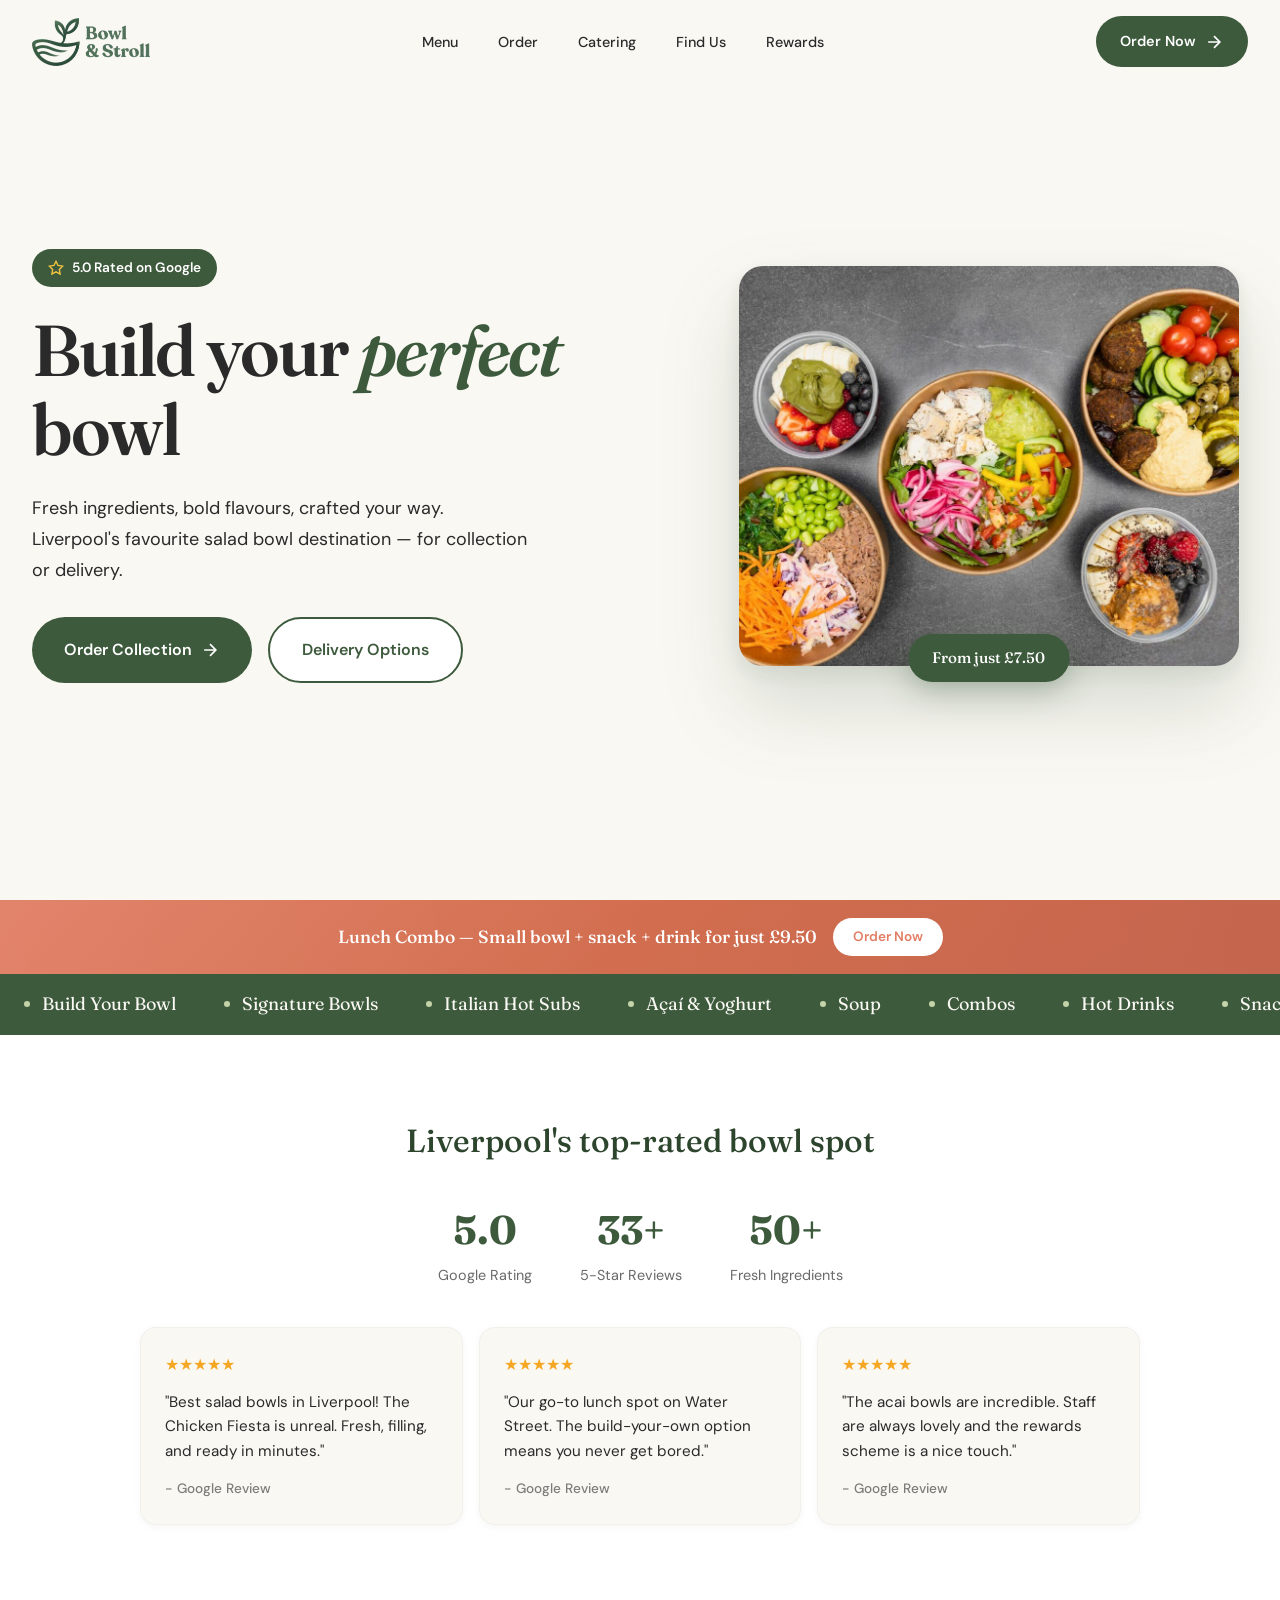
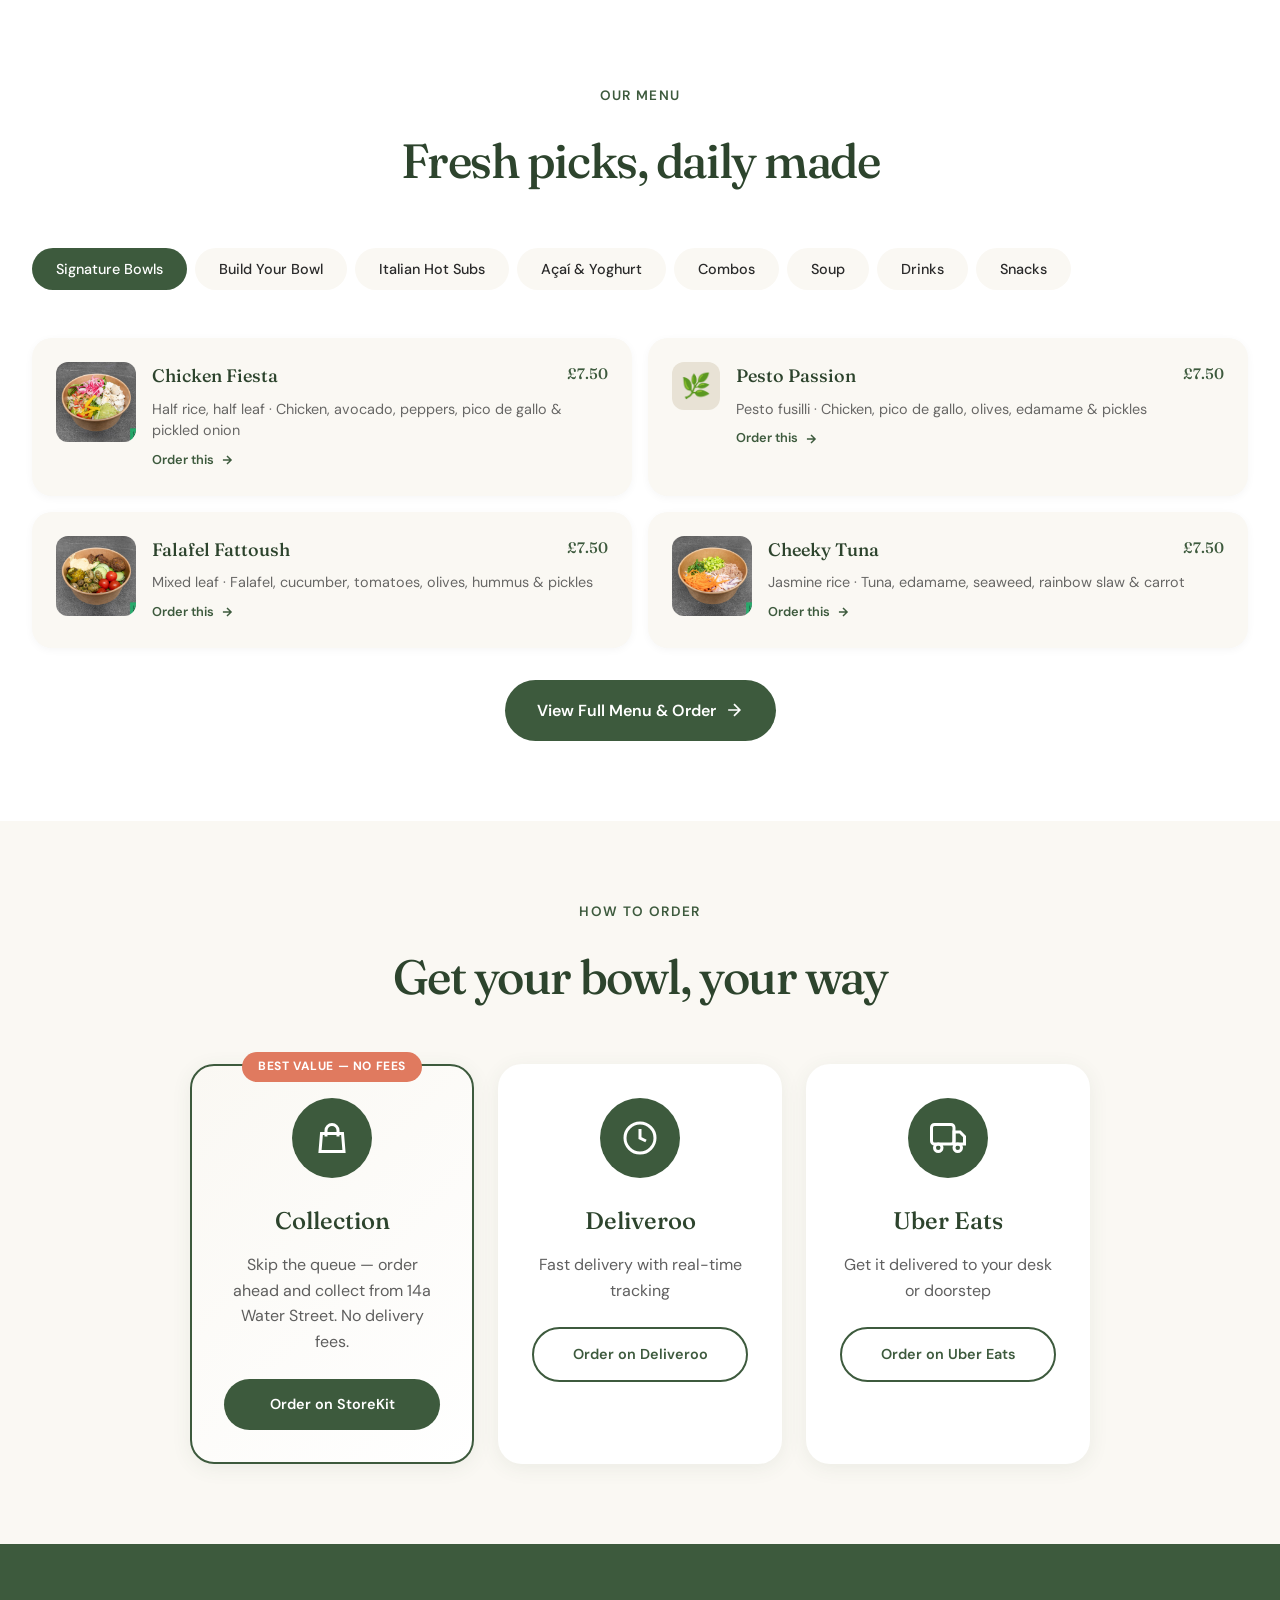
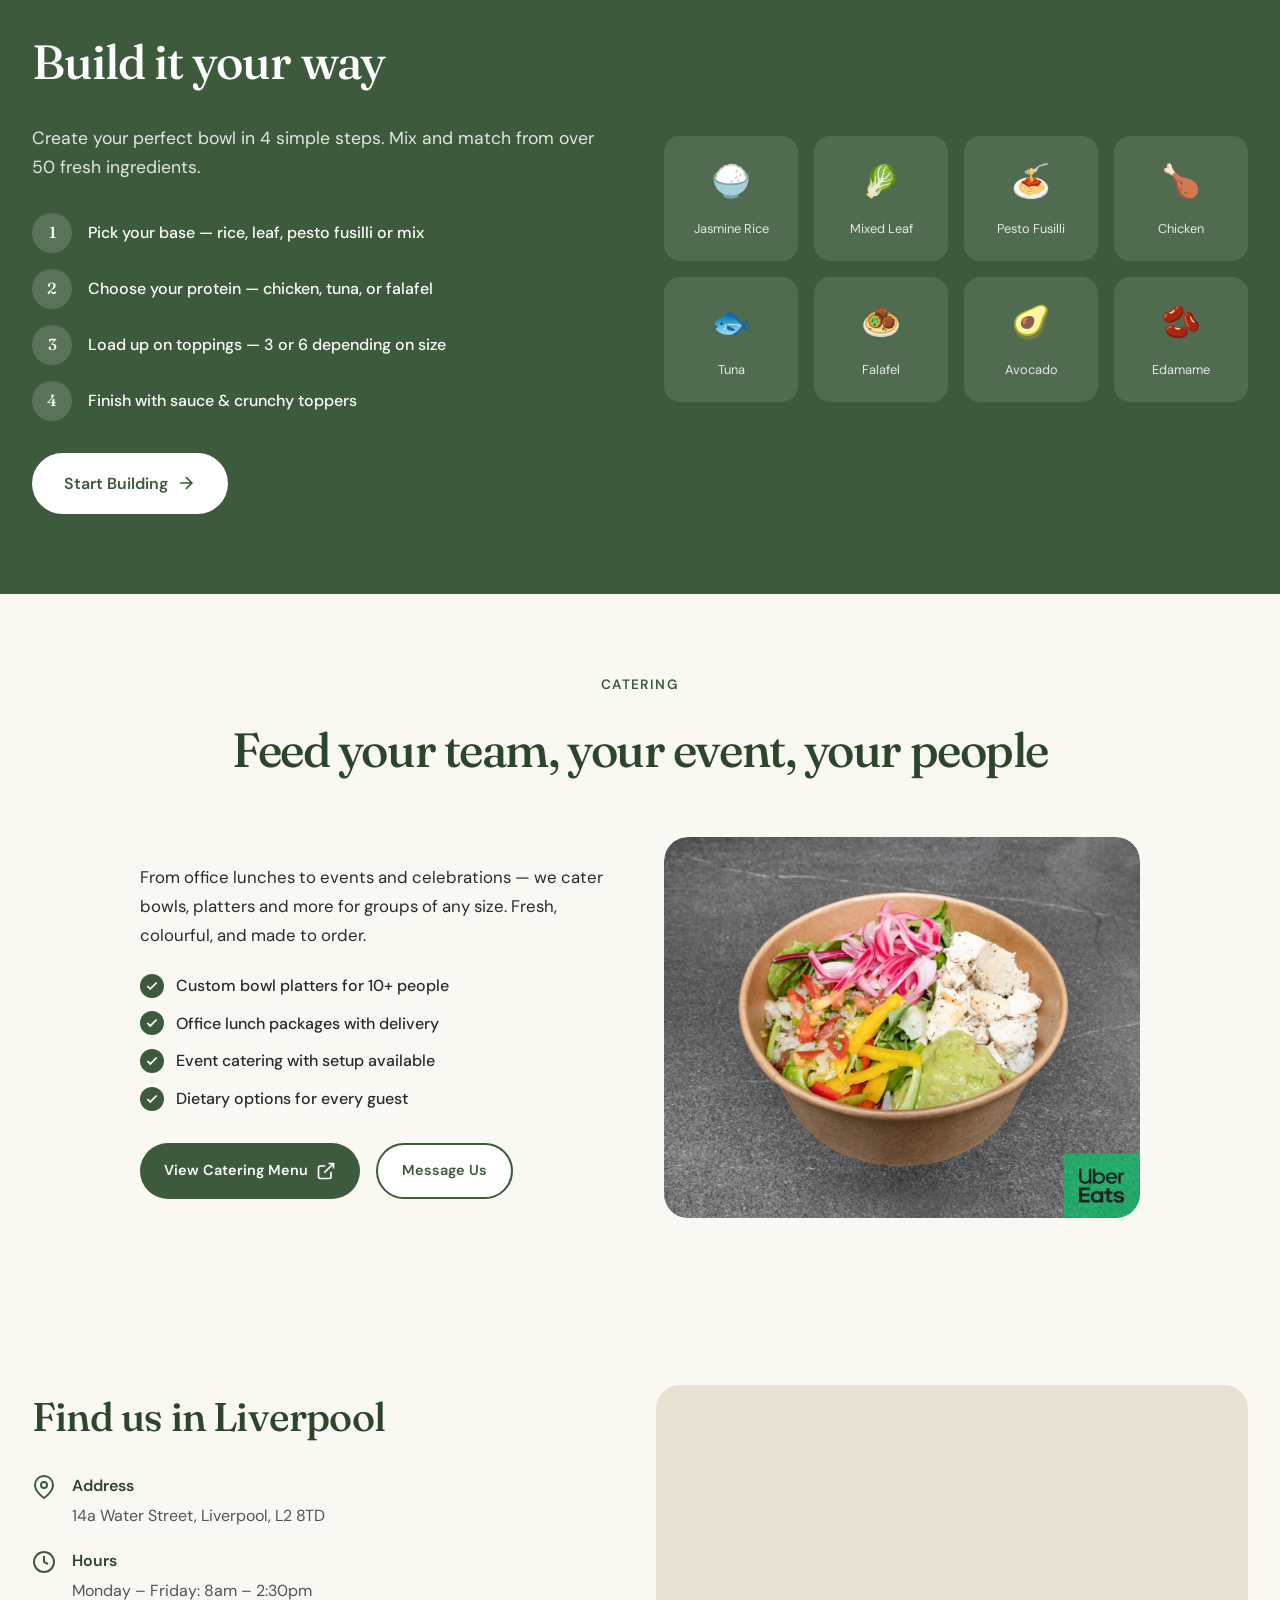
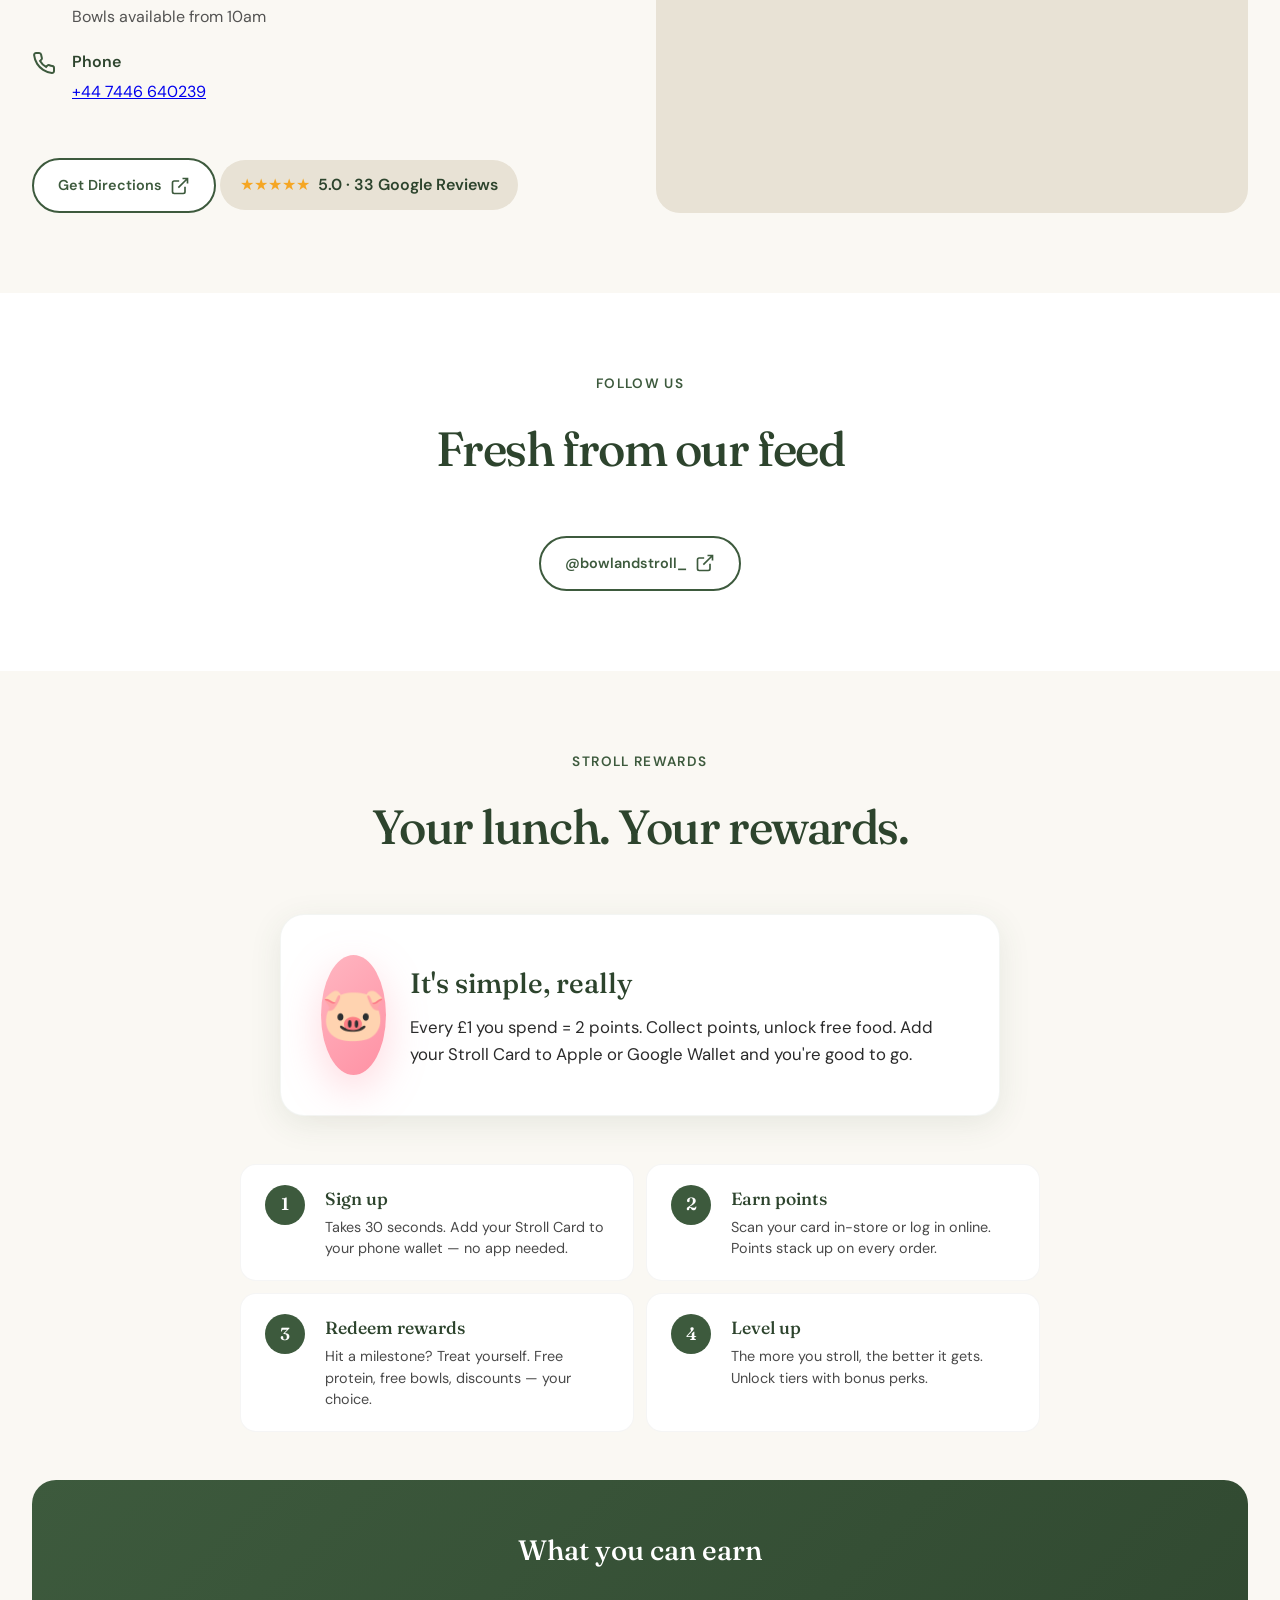
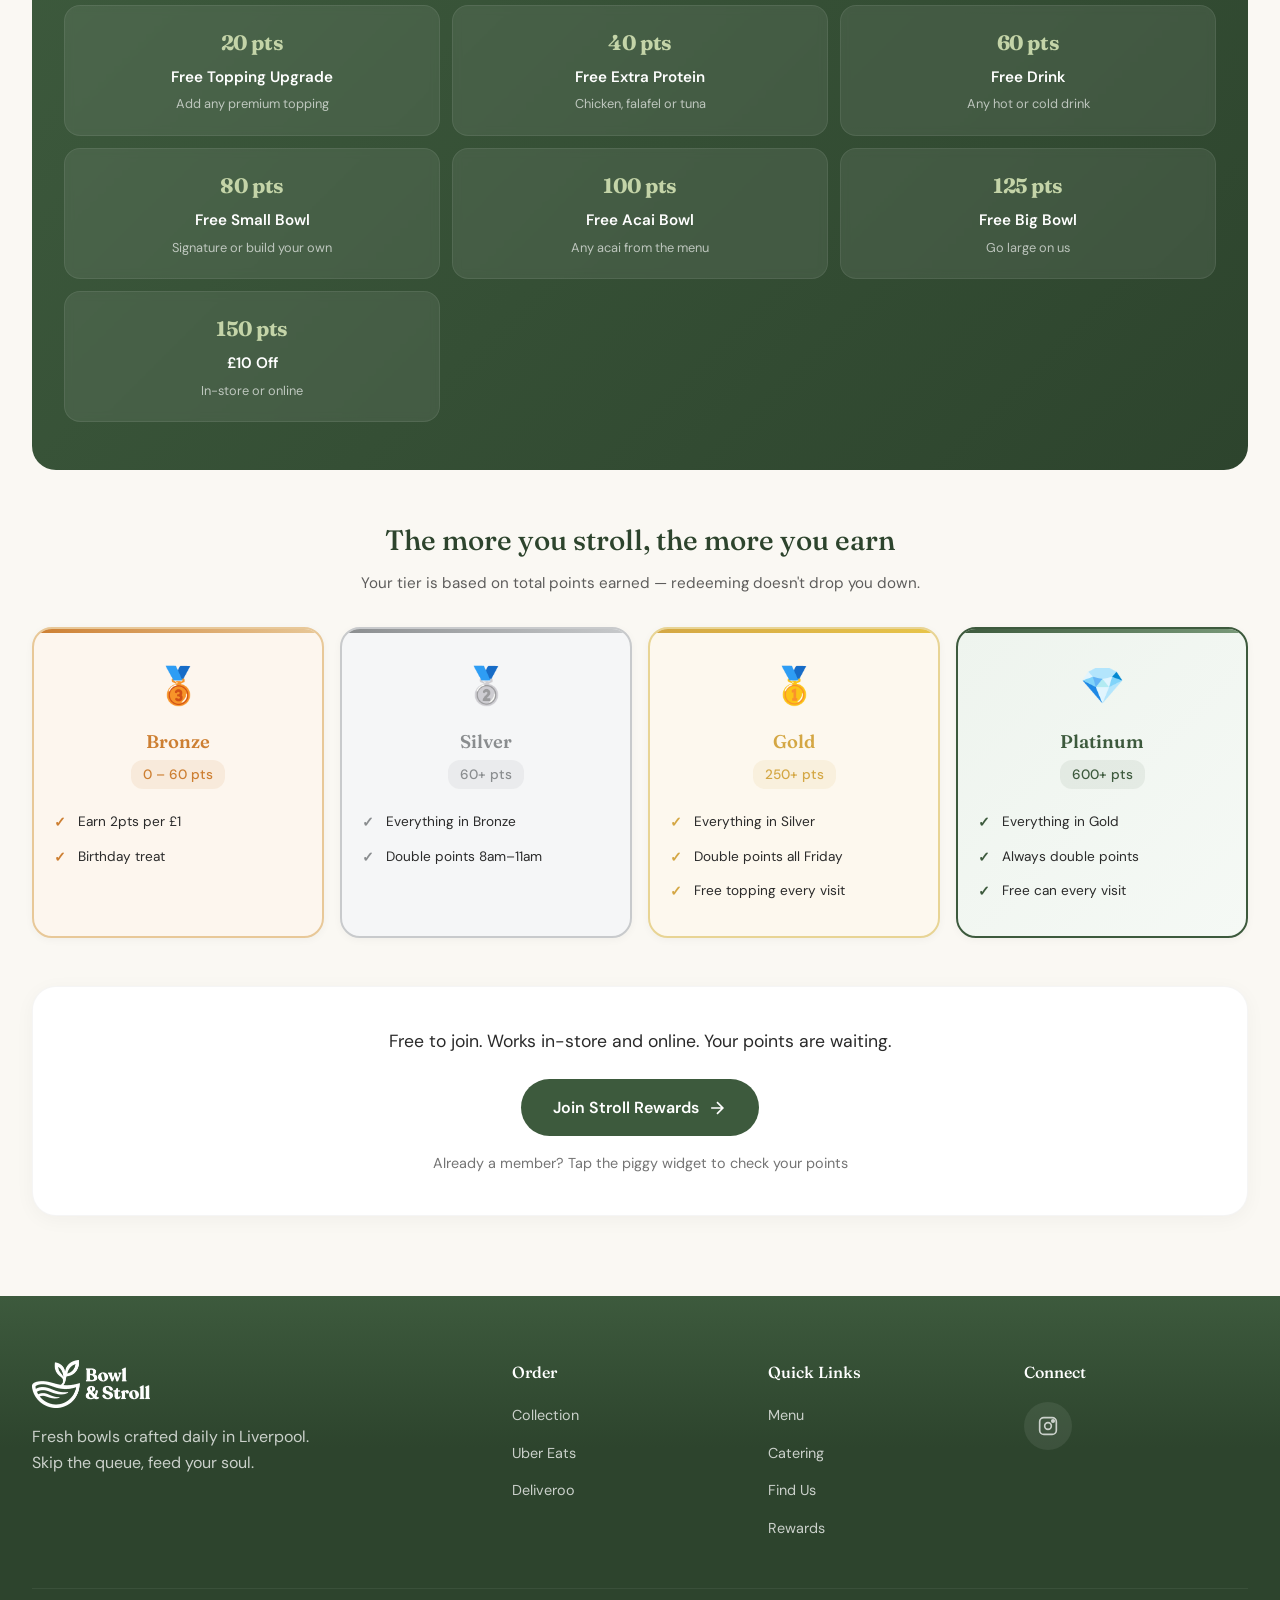
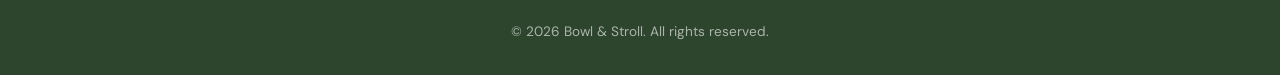
<file: index.html>
<!DOCTYPE html>
<html lang="en">
<head>
    <meta charset="UTF-8">
    <meta name="viewport" content="width=device-width, initial-scale=1.0">
    <title>Bowl & Stroll | Fresh Salad Bowls, Liverpool</title>
    <meta name="description" content="Build your perfect bowl with fresh ingredients. Collection via StoreKit, delivery via Uber Eats & Deliveroo. 14a Water Street, Liverpool.">

    <!-- Open Graph / Social Sharing -->
    <meta property="og:type" content="restaurant">
    <meta property="og:title" content="Bowl & Stroll | Fresh Salad Bowls, Liverpool">
    <meta property="og:description" content="Build your perfect bowl with fresh ingredients. Collection or delivery. 14a Water Street, Liverpool.">
    <meta property="og:image" content="images/Hero-1024x819.jpg">
    <meta property="og:url" content="https://bowlandstroll.com">
    <meta property="og:site_name" content="Bowl & Stroll">
    <meta property="og:locale" content="en_GB">

    <!-- Twitter Card -->
    <meta name="twitter:card" content="summary_large_image">
    <meta name="twitter:title" content="Bowl & Stroll | Fresh Salad Bowls, Liverpool">
    <meta name="twitter:description" content="Build your perfect bowl with fresh ingredients. Collection or delivery.">
    <meta name="twitter:image" content="images/Hero-1024x819.jpg">

    <!-- JSON-LD Structured Data -->
    <script type="application/ld+json">
    {
        "@context": "https://schema.org",
        "@type": "Restaurant",
        "name": "Bowl & Stroll",
        "image": "images/Hero-1024x819.jpg",
        "url": "https://bowlandstroll.com",
        "telephone": "+447446640239",
        "address": {
            "@type": "PostalAddress",
            "streetAddress": "14a Water Street",
            "addressLocality": "Liverpool",
            "postalCode": "L2 8TD",
            "addressCountry": "GB"
        },
        "geo": {
            "@type": "GeoCoordinates",
            "latitude": 53.4084,
            "longitude": -2.9936
        },
        "openingHoursSpecification": [
            {
                "@type": "OpeningHoursSpecification",
                "dayOfWeek": ["Monday","Tuesday","Wednesday","Thursday","Friday"],
                "opens": "08:00",
                "closes": "14:30"
            }
        ],
        "servesCuisine": ["Salad","Healthy","Acai","Hot Subs"],
        "priceRange": "$$",
        "aggregateRating": {
            "@type": "AggregateRating",
            "ratingValue": "5.0",
            "reviewCount": "33"
        },
        "menu": "https://order.storekit.com/bowl-and-stroll/menu",
        "acceptsReservations": "False",
        "hasMenu": {
            "@type": "Menu",
            "hasMenuSection": [
                {
                    "@type": "MenuSection",
                    "name": "Signature Bowls",
                    "hasMenuItem": [
                        {"@type":"MenuItem","name":"Chicken Fiesta","offers":{"@type":"Offer","priceCurrency":"GBP","price":"7.50"}},
                        {"@type":"MenuItem","name":"Pesto Passion","offers":{"@type":"Offer","priceCurrency":"GBP","price":"7.50"}},
                        {"@type":"MenuItem","name":"Falafel Fattoush","offers":{"@type":"Offer","priceCurrency":"GBP","price":"7.50"}},
                        {"@type":"MenuItem","name":"Cheeky Tuna","offers":{"@type":"Offer","priceCurrency":"GBP","price":"7.50"}}
                    ]
                },
                {
                    "@type": "MenuSection",
                    "name": "Acai Bowls",
                    "hasMenuItem": [
                        {"@type":"MenuItem","name":"Strawberry Delight","offers":{"@type":"Offer","priceCurrency":"GBP","price":"8.50"}},
                        {"@type":"MenuItem","name":"Blueberry Dream","offers":{"@type":"Offer","priceCurrency":"GBP","price":"8.50"}}
                    ]
                }
            ]
        }
    }
    </script>

    <!-- Favicon -->
    <link rel="icon" href="images/bowl_and_stroll_frameless.svg" type="image/svg+xml">

    <!-- Fonts (preconnect for speed) -->
    <link rel="preconnect" href="https://fonts.googleapis.com">
    <link rel="preconnect" href="https://fonts.gstatic.com" crossorigin>

    <!-- Preload hero image -->
    <link rel="preload" as="image" href="images/Hero-1024x819.jpg?v=2">

    <!-- Stylesheet -->
    <link rel="stylesheet" href="css/style.css">

    <!-- Instagram Feed (Elfsight) -->
    <script src="https://static.elfsight.com/platform/platform.js" async></script>

    <!-- dataLayer initialization (must be before GTM) -->
    <script>
    window.dataLayer = window.dataLayer || [];
    dataLayer.push({
        'businessName': 'Bowl & Stroll',
        'businessLocation': 'Liverpool, L2 8TD',
        'pageType': 'homepage'
    });
    </script>

    <!-- Google Tag Manager -->
    <script>(function(w,d,s,l,i){w[l]=w[l]||[];w[l].push({'gtm.start':
    new Date().getTime(),event:'gtm.js'});var f=d.getElementsByTagName(s)[0],
    j=d.createElement(s),dl=l!='dataLayer'?'&l='+l:'';j.async=true;j.src=
    'https://www.googletagmanager.com/gtm.js?id='+i+dl;f.parentNode.insertBefore(j,f);
    })(window,document,'script','dataLayer','GTM-WM82FND7');</script>
    <!-- End Google Tag Manager -->
</head>
<body>
    <!-- Google Tag Manager (noscript) -->
    <noscript><iframe src="https://www.googletagmanager.com/ns.html?id=GTM-WM82FND7"
    height="0" width="0" style="display:none;visibility:hidden"></iframe></noscript>
    <!-- End Google Tag Manager (noscript) -->

    <!-- ==========================================
         HEADER & NAVIGATION
         ========================================== -->
    <header>
        <nav class="container">
            <a href="#" class="logo">
                <img src="images/logo.png" alt="Bowl & Stroll">
            </a>
            <ul class="nav-links">
                <li><a href="#menu">Menu</a></li>
                <li><a href="#order">Order</a></li>
                <li><a href="#catering">Catering</a></li>
                <li><a href="#location">Find Us</a></li>
                <li><a href="#rewards">Rewards</a></li>
            </ul>
            <div class="nav-cta">
                <a href="https://order.storekit.com/bowl-and-stroll/menu" class="btn btn-primary" target="_blank" rel="noopener" data-track-category="storekit" data-track-action="click" data-track-label="nav_order_now">
                    Order Now
                    <svg class="btn-icon" viewBox="0 0 24 24" fill="none" stroke="currentColor" stroke-width="2"><path d="M5 12h14M12 5l7 7-7 7"/></svg>
                </a>
            </div>
            <button class="mobile-menu-btn" aria-label="Menu">
                <span></span>
                <span></span>
                <span></span>
            </button>
        </nav>
    </header>

    <!-- Mobile Menu -->
    <div class="mobile-menu">
        <a href="#menu">Menu</a>
        <a href="#order">Order</a>
        <a href="#catering">Catering</a>
        <a href="#location">Find Us</a>
        <a href="#rewards">Rewards</a>
        <a href="https://order.storekit.com/bowl-and-stroll/menu" class="btn btn-primary btn-large" target="_blank" rel="noopener" data-track-category="storekit" data-track-action="click" data-track-label="mobile_menu_order_now">Order Now</a>
    </div>


    <!-- ==========================================
         HERO
         ========================================== -->
    <section class="hero">
        <div class="container">
            <div class="hero-content">
                <div class="hero-text">
                    <div class="hero-tag">
                        <svg viewBox="0 0 24 24" fill="none" stroke="currentColor" stroke-width="2"><path d="M12 2L15.09 8.26L22 9.27L17 14.14L18.18 21.02L12 17.77L5.82 21.02L7 14.14L2 9.27L8.91 8.26L12 2Z"/></svg>
                        5.0 Rated on Google
                    </div>
                    <h1>Build your <em>perfect</em> bowl</h1>
                    <p class="hero-description">Fresh ingredients, bold flavours, crafted your way. Liverpool's favourite salad bowl destination &mdash; for collection or delivery.</p>
                    <div class="hero-buttons">
                        <a href="https://order.storekit.com/bowl-and-stroll/menu" class="btn btn-primary btn-large" target="_blank" rel="noopener" data-track-category="storekit" data-track-action="click" data-track-label="hero_order_collection">
                            Order Collection
                            <svg class="btn-icon" viewBox="0 0 24 24" fill="none" stroke="currentColor" stroke-width="2"><path d="M5 12h14M12 5l7 7-7 7"/></svg>
                        </a>
                        <a href="#order" class="btn btn-secondary btn-large">Delivery Options</a>
                    </div>
                </div>
                <div class="hero-image">
                    <img src="images/Hero-1024x819.jpg?v=2" alt="Fresh bowl from Bowl & Stroll" class="hero-photo">
                    <div class="hero-photo-badge">From just &pound;7.50</div>
                </div>
            </div>
        </div>
    </section>


    <!-- ==========================================
         PROMO BANNER
         To update: change the text and price below.
         ========================================== -->
    <div class="promo-banner">
        <div class="container">
            <div class="promo-banner-content">
                <span class="promo-banner-text">Lunch Combo &mdash; Small bowl + snack + drink for just &pound;9.50</span>
                <a href="https://order.storekit.com/bowl-and-stroll/menu" class="btn" target="_blank" rel="noopener" data-track-category="storekit" data-track-action="click" data-track-label="promo_banner_order_now">Order Now</a>
            </div>
        </div>
    </div>


    <!-- ==========================================
         MARQUEE
         ========================================== -->
    <div class="marquee-section">
        <div class="marquee-track">
            <div class="marquee-content">
                <span class="marquee-item"><span class="marquee-dot"></span>Build Your Bowl</span>
                <span class="marquee-item"><span class="marquee-dot"></span>Signature Bowls</span>
                <span class="marquee-item"><span class="marquee-dot"></span>Italian Hot Subs</span>
                <span class="marquee-item"><span class="marquee-dot"></span>A&ccedil;a&iacute; &amp; Yoghurt</span>
                <span class="marquee-item"><span class="marquee-dot"></span>Soup</span>
                <span class="marquee-item"><span class="marquee-dot"></span>Combos</span>
                <span class="marquee-item"><span class="marquee-dot"></span>Hot Drinks</span>
                <span class="marquee-item"><span class="marquee-dot"></span>Snacks</span>
                <span class="marquee-item"><span class="marquee-dot"></span>Build Your Bowl</span>
                <span class="marquee-item"><span class="marquee-dot"></span>Signature Bowls</span>
                <span class="marquee-item"><span class="marquee-dot"></span>Italian Hot Subs</span>
                <span class="marquee-item"><span class="marquee-dot"></span>A&ccedil;a&iacute; &amp; Yoghurt</span>
            </div>
            <div class="marquee-content">
                <span class="marquee-item"><span class="marquee-dot"></span>Build Your Bowl</span>
                <span class="marquee-item"><span class="marquee-dot"></span>Signature Bowls</span>
                <span class="marquee-item"><span class="marquee-dot"></span>Italian Hot Subs</span>
                <span class="marquee-item"><span class="marquee-dot"></span>A&ccedil;a&iacute; &amp; Yoghurt</span>
                <span class="marquee-item"><span class="marquee-dot"></span>Soup</span>
                <span class="marquee-item"><span class="marquee-dot"></span>Combos</span>
                <span class="marquee-item"><span class="marquee-dot"></span>Hot Drinks</span>
                <span class="marquee-item"><span class="marquee-dot"></span>Snacks</span>
                <span class="marquee-item"><span class="marquee-dot"></span>Build Your Bowl</span>
                <span class="marquee-item"><span class="marquee-dot"></span>Signature Bowls</span>
                <span class="marquee-item"><span class="marquee-dot"></span>Italian Hot Subs</span>
                <span class="marquee-item"><span class="marquee-dot"></span>A&ccedil;a&iacute; &amp; Yoghurt</span>
            </div>
        </div>
    </div>


    <!-- ==========================================
         SOCIAL PROOF
         ========================================== -->
    <section class="social-proof-section">
        <div class="container">
            <div class="social-proof-header animate-on-scroll">
                <h2>Liverpool's top-rated bowl spot</h2>
            </div>
            <div class="social-proof-stats animate-on-scroll">
                <div class="stat-item">
                    <span class="stat-number">5.0</span>
                    <span class="stat-label">Google Rating</span>
                </div>
                <div class="stat-item">
                    <span class="stat-number">33+</span>
                    <span class="stat-label">5-Star Reviews</span>
                </div>
                <div class="stat-item">
                    <span class="stat-number">50+</span>
                    <span class="stat-label">Fresh Ingredients</span>
                </div>
            </div>
            <div class="reviews-grid animate-on-scroll">
                <div class="review-card">
                    <div class="review-stars">&#9733;&#9733;&#9733;&#9733;&#9733;</div>
                    <p class="review-text">"Best salad bowls in Liverpool! The Chicken Fiesta is unreal. Fresh, filling, and ready in minutes."</p>
                    <span class="review-author">- Google Review</span>
                </div>
                <div class="review-card">
                    <div class="review-stars">&#9733;&#9733;&#9733;&#9733;&#9733;</div>
                    <p class="review-text">"Our go-to lunch spot on Water Street. The build-your-own option means you never get bored."</p>
                    <span class="review-author">- Google Review</span>
                </div>
                <div class="review-card">
                    <div class="review-stars">&#9733;&#9733;&#9733;&#9733;&#9733;</div>
                    <p class="review-text">"The acai bowls are incredible. Staff are always lovely and the rewards scheme is a nice touch."</p>
                    <span class="review-author">- Google Review</span>
                </div>
            </div>
        </div>
    </section>


    <!-- ==========================================
         MENU
         HOW TO UPDATE:
         - Each tab panel has an id matching data-tab on its button
         - To add a menu item, copy a .menu-item block and paste below
         - To change a price, find the .menu-item-price span
         - To remove an item, delete the entire .menu-item div
         ========================================== -->
    <section class="menu-section" id="menu">
        <div class="container">
            <div class="section-header animate-on-scroll">
                <p class="section-tag">Our Menu</p>
                <h2 class="section-title">Fresh picks, daily made</h2>
            </div>

            <div class="menu-tabs">
                <button class="menu-tab active" data-tab="signature">Signature Bowls</button>
                <button class="menu-tab" data-tab="build">Build Your Bowl</button>
                <button class="menu-tab" data-tab="hotsubs">Italian Hot Subs</button>
                <button class="menu-tab" data-tab="acai">A&ccedil;a&iacute; &amp; Yoghurt</button>
                <button class="menu-tab" data-tab="combos">Combos</button>
                <button class="menu-tab" data-tab="soup">Soup</button>
                <button class="menu-tab" data-tab="drinks">Drinks</button>
                <button class="menu-tab" data-tab="snacks">Snacks</button>
            </div>

            <!-- Signature Bowls -->
            <div class="menu-grid active" id="signature">
                <div class="menu-item animate-on-scroll">
                    <img src="images/photoshoot_for_bowl__stroll_chicken_fiesta_550x440.jpg" alt="Chicken Fiesta bowl" class="menu-item-photo" loading="lazy">
                    <div class="menu-item-content">
                        <div class="menu-item-header">
                            <h4>Chicken Fiesta</h4>
                            <span class="menu-item-price">&pound;7.50</span>
                        </div>
                        <p>Half rice, half leaf &middot; Chicken, avocado, peppers, pico de gallo &amp; pickled onion</p>
                        <a href="https://order.storekit.com/bowl-and-stroll/menu#category-109988" class="menu-item-cta" target="_blank" rel="noopener" data-track-category="storekit" data-track-action="click" data-track-label="menu_signature_chicken_fiesta">Order this <svg viewBox="0 0 24 24" fill="none" stroke="currentColor" stroke-width="2.5"><path d="M5 12h14M12 5l7 7-7 7"/></svg></a>
                    </div>
                </div>
                <div class="menu-item animate-on-scroll">
                    <div class="menu-item-emoji">&#127807;</div>
                    <div class="menu-item-content">
                        <div class="menu-item-header">
                            <h4>Pesto Passion</h4>
                            <span class="menu-item-price">&pound;7.50</span>
                        </div>
                        <p>Pesto fusilli &middot; Chicken, pico de gallo, olives, edamame &amp; pickles</p>
                        <a href="https://order.storekit.com/bowl-and-stroll/menu#category-109988" class="menu-item-cta" target="_blank" rel="noopener" data-track-category="storekit" data-track-action="click" data-track-label="menu_signature_pesto_passion">Order this <svg viewBox="0 0 24 24" fill="none" stroke="currentColor" stroke-width="2.5"><path d="M5 12h14M12 5l7 7-7 7"/></svg></a>
                    </div>
                </div>
                <div class="menu-item animate-on-scroll">
                    <img src="images/photoshoot_for_bowl__stroll_falafel_fattoush_550x440.jpg" alt="Falafel Fattoush bowl" class="menu-item-photo" loading="lazy">
                    <div class="menu-item-content">
                        <div class="menu-item-header">
                            <h4>Falafel Fattoush</h4>
                            <span class="menu-item-price">&pound;7.50</span>
                        </div>
                        <p>Mixed leaf &middot; Falafel, cucumber, tomatoes, olives, hummus &amp; pickles</p>
                        <a href="https://order.storekit.com/bowl-and-stroll/menu#category-109988" class="menu-item-cta" target="_blank" rel="noopener" data-track-category="storekit" data-track-action="click" data-track-label="menu_signature_falafel_fattoush">Order this <svg viewBox="0 0 24 24" fill="none" stroke="currentColor" stroke-width="2.5"><path d="M5 12h14M12 5l7 7-7 7"/></svg></a>
                    </div>
                </div>
                <div class="menu-item animate-on-scroll">
                    <img src="images/photoshoot_for_bowl__stroll_cheeky_tuna_550x440.jpg" alt="Cheeky Tuna bowl" class="menu-item-photo" loading="lazy">
                    <div class="menu-item-content">
                        <div class="menu-item-header">
                            <h4>Cheeky Tuna</h4>
                            <span class="menu-item-price">&pound;7.50</span>
                        </div>
                        <p>Jasmine rice &middot; Tuna, edamame, seaweed, rainbow slaw &amp; carrot</p>
                        <a href="https://order.storekit.com/bowl-and-stroll/menu#category-109988" class="menu-item-cta" target="_blank" rel="noopener" data-track-category="storekit" data-track-action="click" data-track-label="menu_signature_cheeky_tuna">Order this <svg viewBox="0 0 24 24" fill="none" stroke="currentColor" stroke-width="2.5"><path d="M5 12h14M12 5l7 7-7 7"/></svg></a>
                    </div>
                </div>
            </div>

            <!-- Build Your Bowl -->
            <div class="menu-grid" id="build">
                <div class="menu-item animate-on-scroll">
                    <div class="menu-item-emoji">&#129367;</div>
                    <div class="menu-item-content">
                        <div class="menu-item-header">
                            <h4>Salad Bowl &mdash; Small</h4>
                            <span class="menu-item-price">&pound;7.50</span>
                        </div>
                        <p>Base + protein + 3 toppings</p>
                        <a href="https://order.storekit.com/bowl-and-stroll/menu#category-131450" class="menu-item-cta" target="_blank" rel="noopener" data-track-category="storekit" data-track-action="click" data-track-label="menu_byo_small">Build yours <svg viewBox="0 0 24 24" fill="none" stroke="currentColor" stroke-width="2.5"><path d="M5 12h14M12 5l7 7-7 7"/></svg></a>
                    </div>
                </div>
                <div class="menu-item animate-on-scroll">
                    <div class="menu-item-emoji">&#129367;</div>
                    <div class="menu-item-content">
                        <div class="menu-item-header">
                            <h4>Salad Bowl &mdash; Big</h4>
                            <span class="menu-item-price">&pound;10.50</span>
                        </div>
                        <p>Base + protein + 6 toppings</p>
                        <a href="https://order.storekit.com/bowl-and-stroll/menu#category-131450" class="menu-item-cta" target="_blank" rel="noopener" data-track-category="storekit" data-track-action="click" data-track-label="menu_byo_big">Build yours <svg viewBox="0 0 24 24" fill="none" stroke="currentColor" stroke-width="2.5"><path d="M5 12h14M12 5l7 7-7 7"/></svg></a>
                    </div>
                </div>
            </div>

            <!-- Italian Hot Subs -->
            <div class="menu-grid" id="hotsubs">
                <div class="menu-item animate-on-scroll">
                    <div class="menu-item-emoji">&#129386;</div>
                    <div class="menu-item-content">
                        <div class="menu-item-header">
                            <h4>Prosciutto Crudo Sub</h4>
                            <span class="menu-item-price">&pound;10.00</span>
                        </div>
                        <p>Prosciutto, mozzarella, provolone, balsamic glaze &amp; rocket added after baking</p>
                        <a href="https://order.storekit.com/bowl-and-stroll/menu#category-131449" class="menu-item-cta" target="_blank" rel="noopener" data-track-category="storekit" data-track-action="click" data-track-label="menu_sub_prosciutto">Order this <svg viewBox="0 0 24 24" fill="none" stroke="currentColor" stroke-width="2.5"><path d="M5 12h14M12 5l7 7-7 7"/></svg></a>
                    </div>
                </div>
                <div class="menu-item animate-on-scroll">
                    <div class="menu-item-emoji">&#127798;</div>
                    <div class="menu-item-content">
                        <div class="menu-item-header">
                            <h4>Salami &amp; 'Nduja Sub</h4>
                            <span class="menu-item-price">&pound;10.00</span>
                        </div>
                        <p>Salami, 'nduja, provolone &amp; honey sriracha</p>
                        <a href="https://order.storekit.com/bowl-and-stroll/menu#category-131449" class="menu-item-cta" target="_blank" rel="noopener" data-track-category="storekit" data-track-action="click" data-track-label="menu_sub_nduja">Order this <svg viewBox="0 0 24 24" fill="none" stroke="currentColor" stroke-width="2.5"><path d="M5 12h14M12 5l7 7-7 7"/></svg></a>
                    </div>
                </div>
                <div class="menu-item animate-on-scroll">
                    <div class="menu-item-emoji">&#129385;</div>
                    <div class="menu-item-content">
                        <div class="menu-item-header">
                            <h4>Porchetta Sub</h4>
                            <span class="menu-item-price">&pound;10.00</span>
                        </div>
                        <p>Porchetta, provolone &amp; red onion (Signature)</p>
                        <a href="https://order.storekit.com/bowl-and-stroll/menu#category-131449" class="menu-item-cta" target="_blank" rel="noopener" data-track-category="storekit" data-track-action="click" data-track-label="menu_sub_porchetta">Order this <svg viewBox="0 0 24 24" fill="none" stroke="currentColor" stroke-width="2.5"><path d="M5 12h14M12 5l7 7-7 7"/></svg></a>
                    </div>
                </div>
                <div class="menu-item animate-on-scroll">
                    <div class="menu-item-emoji">&#129388;</div>
                    <div class="menu-item-content">
                        <div class="menu-item-header">
                            <h4>Chicken Pesto Sub</h4>
                            <span class="menu-item-price">&pound;9.00</span>
                        </div>
                        <p>Marinated chicken, mozzarella, provolone, pesto &amp; pickled onion</p>
                        <a href="https://order.storekit.com/bowl-and-stroll/menu#category-131449" class="menu-item-cta" target="_blank" rel="noopener" data-track-category="storekit" data-track-action="click" data-track-label="menu_sub_chicken_pesto">Order this <svg viewBox="0 0 24 24" fill="none" stroke="currentColor" stroke-width="2.5"><path d="M5 12h14M12 5l7 7-7 7"/></svg></a>
                    </div>
                </div>
                <div class="menu-item animate-on-scroll">
                    <div class="menu-item-emoji">&#129472;</div>
                    <div class="menu-item-content">
                        <div class="menu-item-header">
                            <h4>Cheese Sub</h4>
                            <span class="menu-item-price">&pound;7.00</span>
                        </div>
                        <p>Mozzarella &amp; provolone on toasted ciabatta</p>
                        <a href="https://order.storekit.com/bowl-and-stroll/menu#category-131449" class="menu-item-cta" target="_blank" rel="noopener" data-track-category="storekit" data-track-action="click" data-track-label="menu_sub_cheese">Order this <svg viewBox="0 0 24 24" fill="none" stroke="currentColor" stroke-width="2.5"><path d="M5 12h14M12 5l7 7-7 7"/></svg></a>
                    </div>
                </div>
            </div>

            <!-- Acai & Yoghurt -->
            <div class="menu-grid" id="acai">
                <div class="menu-item animate-on-scroll">
                    <div class="menu-item-emoji">&#127827;</div>
                    <div class="menu-item-content">
                        <div class="menu-item-header">
                            <h4>Strawberry Delight</h4>
                            <span class="menu-item-price">&pound;8.50</span>
                        </div>
                        <p>A&ccedil;a&iacute; topped with strawberry, pistachio &amp; choc granola</p>
                        <a href="https://order.storekit.com/bowl-and-stroll/menu#category-131451" class="menu-item-cta" target="_blank" rel="noopener" data-track-category="storekit" data-track-action="click" data-track-label="menu_acai_strawberry_delight">Order this <svg viewBox="0 0 24 24" fill="none" stroke="currentColor" stroke-width="2.5"><path d="M5 12h14M12 5l7 7-7 7"/></svg></a>
                    </div>
                </div>
                <div class="menu-item animate-on-scroll">
                    <div class="menu-item-emoji">&#129744;</div>
                    <div class="menu-item-content">
                        <div class="menu-item-header">
                            <h4>Raspberry Crunch</h4>
                            <span class="menu-item-price">&pound;8.50</span>
                        </div>
                        <p>A&ccedil;a&iacute; topped with raspberry, peanut butter &amp; walnuts</p>
                        <a href="https://order.storekit.com/bowl-and-stroll/menu#category-131451" class="menu-item-cta" target="_blank" rel="noopener" data-track-category="storekit" data-track-action="click" data-track-label="menu_acai_raspberry_crunch">Order this <svg viewBox="0 0 24 24" fill="none" stroke="currentColor" stroke-width="2.5"><path d="M5 12h14M12 5l7 7-7 7"/></svg></a>
                    </div>
                </div>
                <div class="menu-item animate-on-scroll">
                    <div class="menu-item-emoji">&#129744;</div>
                    <div class="menu-item-content">
                        <div class="menu-item-header">
                            <h4>Blueberry Dream</h4>
                            <span class="menu-item-price">&pound;8.50</span>
                        </div>
                        <p>A&ccedil;a&iacute; topped with blueberry, nutella &amp; mixed seeds</p>
                        <a href="https://order.storekit.com/bowl-and-stroll/menu#category-131451" class="menu-item-cta" target="_blank" rel="noopener" data-track-category="storekit" data-track-action="click" data-track-label="menu_acai_blueberry_dream">Order this <svg viewBox="0 0 24 24" fill="none" stroke="currentColor" stroke-width="2.5"><path d="M5 12h14M12 5l7 7-7 7"/></svg></a>
                    </div>
                </div>
                <div class="menu-item animate-on-scroll">
                    <div class="menu-item-emoji">&#127820;</div>
                    <div class="menu-item-content">
                        <div class="menu-item-header">
                            <h4>Banana Bliss</h4>
                            <span class="menu-item-price">&pound;8.50</span>
                        </div>
                        <p>A&ccedil;a&iacute; topped with banana, almond butter &amp; granola</p>
                        <a href="https://order.storekit.com/bowl-and-stroll/menu#category-131451" class="menu-item-cta" target="_blank" rel="noopener" data-track-category="storekit" data-track-action="click" data-track-label="menu_acai_banana_bliss">Order this <svg viewBox="0 0 24 24" fill="none" stroke="currentColor" stroke-width="2.5"><path d="M5 12h14M12 5l7 7-7 7"/></svg></a>
                    </div>
                </div>
                <div class="menu-item animate-on-scroll">
                    <img src="images/photoshoot_for_bowl__stroll_acai__4_toppings_550x440.jpg" alt="Build Your Own Acai" class="menu-item-photo" loading="lazy">
                    <div class="menu-item-content">
                        <div class="menu-item-header">
                            <h4>A&ccedil;a&iacute; &mdash; Build Your Own</h4>
                            <span class="menu-item-price">&pound;8.50</span>
                        </div>
                        <p>A&ccedil;a&iacute; base with any 4 toppings of your choice</p>
                        <a href="https://order.storekit.com/bowl-and-stroll/menu#category-131451" class="menu-item-cta" target="_blank" rel="noopener" data-track-category="storekit" data-track-action="click" data-track-label="menu_acai_byo">Build yours <svg viewBox="0 0 24 24" fill="none" stroke="currentColor" stroke-width="2.5"><path d="M5 12h14M12 5l7 7-7 7"/></svg></a>
                    </div>
                </div>
                <div class="menu-item animate-on-scroll">
                    <img src="images/photoshoot_for_bowl__stroll_greek_yoghurt_pot_550x440.jpg" alt="Yogurt Bowl" class="menu-item-photo" loading="lazy">
                    <div class="menu-item-content">
                        <div class="menu-item-header">
                            <h4>Yogurt Bowl &mdash; Build Your Own</h4>
                            <span class="menu-item-price">&pound;7.50</span>
                        </div>
                        <p>Yogurt base with your choice of toppings</p>
                        <a href="https://order.storekit.com/bowl-and-stroll/menu#category-131451" class="menu-item-cta" target="_blank" rel="noopener" data-track-category="storekit" data-track-action="click" data-track-label="menu_yogurt_byo">Build yours <svg viewBox="0 0 24 24" fill="none" stroke="currentColor" stroke-width="2.5"><path d="M5 12h14M12 5l7 7-7 7"/></svg></a>
                    </div>
                </div>
            </div>

            <!-- Combos -->
            <div class="menu-grid" id="combos">
                <div class="menu-item animate-on-scroll">
                    <div class="menu-item-emoji">&#128170;</div>
                    <div class="menu-item-content">
                        <div class="menu-item-header">
                            <h4>Protein Combo</h4>
                            <span class="menu-item-price">&pound;13.50</span>
                        </div>
                        <p>Big bowl + 2 proteins + snack + drink</p>
                        <a href="https://order.storekit.com/bowl-and-stroll/menu#category-131452" class="menu-item-cta" target="_blank" rel="noopener" data-track-category="storekit" data-track-action="click" data-track-label="menu_combo_protein">Order this <svg viewBox="0 0 24 24" fill="none" stroke="currentColor" stroke-width="2.5"><path d="M5 12h14M12 5l7 7-7 7"/></svg></a>
                    </div>
                </div>
                <div class="menu-item animate-on-scroll">
                    <div class="menu-item-emoji">&#127857;</div>
                    <div class="menu-item-content">
                        <div class="menu-item-header">
                            <h4>Lunch Combo</h4>
                            <span class="menu-item-price">&pound;9.50</span>
                        </div>
                        <p>Small bowl + snack + drink</p>
                        <a href="https://order.storekit.com/bowl-and-stroll/menu#category-131452" class="menu-item-cta" target="_blank" rel="noopener" data-track-category="storekit" data-track-action="click" data-track-label="menu_combo_lunch">Order this <svg viewBox="0 0 24 24" fill="none" stroke="currentColor" stroke-width="2.5"><path d="M5 12h14M12 5l7 7-7 7"/></svg></a>
                    </div>
                </div>
                <div class="menu-item animate-on-scroll">
                    <div class="menu-item-emoji">&#127838;</div>
                    <div class="menu-item-content">
                        <div class="menu-item-header">
                            <h4>Soup Combo</h4>
                            <span class="menu-item-price">&pound;11.50</span>
                        </div>
                        <p>Cheese hot sub + any soup</p>
                        <a href="https://order.storekit.com/bowl-and-stroll/menu#category-131452" class="menu-item-cta" target="_blank" rel="noopener" data-track-category="storekit" data-track-action="click" data-track-label="menu_combo_soup">Order this <svg viewBox="0 0 24 24" fill="none" stroke="currentColor" stroke-width="2.5"><path d="M5 12h14M12 5l7 7-7 7"/></svg></a>
                    </div>
                </div>
            </div>

            <!-- Soup -->
            <div class="menu-grid" id="soup">
                <div class="menu-item animate-on-scroll">
                    <div class="menu-item-emoji">&#127813;</div>
                    <div class="menu-item-content">
                        <div class="menu-item-header">
                            <h4>Creamy Tomato Soup</h4>
                            <span class="menu-item-price">&pound;5.50</span>
                        </div>
                        <p>Creamy tomato soup, served with a bread roll</p>
                        <a href="https://order.storekit.com/bowl-and-stroll/menu#category-121644" class="menu-item-cta" target="_blank" rel="noopener" data-track-category="storekit" data-track-action="click" data-track-label="menu_soup_tomato">Order this <svg viewBox="0 0 24 24" fill="none" stroke="currentColor" stroke-width="2.5"><path d="M5 12h14M12 5l7 7-7 7"/></svg></a>
                    </div>
                </div>
                <div class="menu-item animate-on-scroll">
                    <div class="menu-item-emoji">&#127836;</div>
                    <div class="menu-item-content">
                        <div class="menu-item-header">
                            <h4>Chicken &amp; Veg Soup</h4>
                            <span class="menu-item-price">&pound;5.50</span>
                        </div>
                        <p>Hearty chicken &amp; vegetable soup with a bread roll</p>
                        <a href="https://order.storekit.com/bowl-and-stroll/menu#category-121644" class="menu-item-cta" target="_blank" rel="noopener" data-track-category="storekit" data-track-action="click" data-track-label="menu_soup_chicken_veg">Order this <svg viewBox="0 0 24 24" fill="none" stroke="currentColor" stroke-width="2.5"><path d="M5 12h14M12 5l7 7-7 7"/></svg></a>
                    </div>
                </div>
            </div>

            <!-- Drinks -->
            <div class="menu-grid" id="drinks">
                <div class="menu-item animate-on-scroll">
                    <div class="menu-item-emoji">&#9749;</div>
                    <div class="menu-item-content">
                        <div class="menu-item-header">
                            <h4>Tea / Espresso</h4>
                            <span class="menu-item-price">&pound;2.50</span>
                        </div>
                        <p>Classic tea or espresso shot</p>
                    </div>
                </div>
                <div class="menu-item animate-on-scroll">
                    <div class="menu-item-emoji">&#9749;</div>
                    <div class="menu-item-content">
                        <div class="menu-item-header">
                            <h4>Americano / Latte / Flat White / Cappuccino</h4>
                            <span class="menu-item-price">&pound;3.00</span>
                        </div>
                        <p>Smooth, rich coffee made to order</p>
                    </div>
                </div>
                <div class="menu-item animate-on-scroll">
                    <div class="menu-item-emoji">&#9749;</div>
                    <div class="menu-item-content">
                        <div class="menu-item-header">
                            <h4>Hot Chocolate</h4>
                            <span class="menu-item-price">&pound;3.50</span>
                        </div>
                        <p>Rich and indulgent</p>
                    </div>
                </div>
                <div class="menu-item animate-on-scroll">
                    <div class="menu-item-emoji">&#9749;</div>
                    <div class="menu-item-content">
                        <div class="menu-item-header">
                            <h4>Caramel Latte</h4>
                            <span class="menu-item-price">&pound;3.50</span>
                        </div>
                        <p>Smooth latte with caramel</p>
                    </div>
                </div>
                <div class="menu-item animate-on-scroll">
                    <div class="menu-item-emoji">&#129380;</div>
                    <div class="menu-item-content">
                        <div class="menu-item-header">
                            <h4>Caramel Iced Latte</h4>
                            <span class="menu-item-price">&pound;4.00</span>
                        </div>
                        <p>Iced latte with caramel syrup</p>
                    </div>
                </div>
                <div class="menu-item animate-on-scroll">
                    <div class="menu-item-emoji">&#129380;</div>
                    <div class="menu-item-content">
                        <div class="menu-item-header">
                            <h4>Soft Drinks</h4>
                            <span class="menu-item-price">&pound;2.00</span>
                        </div>
                        <p>Coca Cola, Diet Coke, Fanta, Oasis, Orangina, Appletiser &amp; Dash range</p>
                    </div>
                </div>
                <div class="menu-item animate-on-scroll">
                    <div class="menu-item-emoji">&#128167;</div>
                    <div class="menu-item-content">
                        <div class="menu-item-header">
                            <h4>Water</h4>
                            <span class="menu-item-price">&pound;1.00</span>
                        </div>
                        <p>Still water</p>
                    </div>
                </div>
            </div>

            <!-- Snacks -->
            <div class="menu-grid" id="snacks">
                <div class="menu-item animate-on-scroll">
                    <div class="menu-item-emoji">&#127871;</div>
                    <div class="menu-item-content">
                        <div class="menu-item-header">
                            <h4>Proper Popcorn &amp; Lentil Chips</h4>
                            <span class="menu-item-price">&pound;1.00</span>
                        </div>
                        <p>Sweet &amp; salty popcorn, BBQ or salt &amp; vinegar lentil chips</p>
                    </div>
                </div>
                <div class="menu-item animate-on-scroll">
                    <div class="menu-item-emoji">&#127852;</div>
                    <div class="menu-item-content">
                        <div class="menu-item-header">
                            <h4>Nakd &amp; Nature Valley Bars</h4>
                            <span class="menu-item-price">&pound;1.00</span>
                        </div>
                        <p>Cocoa orange, peanut delight, blueberry muffin, protein peanut &amp; oat bars</p>
                    </div>
                </div>
            </div>

            <div class="menu-section-cta animate-on-scroll">
                <a href="https://order.storekit.com/bowl-and-stroll/menu" class="btn btn-primary btn-large" target="_blank" rel="noopener" data-track-category="storekit" data-track-action="click" data-track-label="menu_section_view_full">
                    View Full Menu &amp; Order
                    <svg class="btn-icon" viewBox="0 0 24 24" fill="none" stroke="currentColor" stroke-width="2"><path d="M5 12h14M12 5l7 7-7 7"/></svg>
                </a>
            </div>
        </div>
    </section>


    <!-- ==========================================
         ORDER SECTION
         Links: StoreKit, Deliveroo, Uber Eats
         ========================================== -->
    <section class="order-section" id="order">
        <div class="container">
            <div class="section-header animate-on-scroll">
                <p class="section-tag">How to Order</p>
                <h2 class="section-title">Get your bowl, your way</h2>
            </div>
            <div class="order-options">
                <a href="https://order.storekit.com/bowl-and-stroll/menu" class="order-card order-card-featured animate-on-scroll" target="_blank" rel="noopener" data-track-category="storekit" data-track-action="click" data-track-label="order_section_collection">
                    <div class="order-icon">
                        <svg viewBox="0 0 24 24" fill="none" stroke="currentColor" stroke-width="2"><path d="M16 11V7a4 4 0 00-8 0v4M5 9h14l1 12H4L5 9z"/></svg>
                    </div>
                    <h3>Collection</h3>
                    <p>Skip the queue &mdash; order ahead and collect from 14a Water Street. No delivery fees.</p>
                    <span class="btn btn-primary">Order on StoreKit</span>
                </a>
                <a href="https://deliveroo.co.uk/menu/Liverpool/liverpool-city-centre/bowl-and-stroll-14a-water-st" class="order-card animate-on-scroll" target="_blank" rel="noopener" data-track-category="deliveroo" data-track-action="click" data-track-label="order_section_deliveroo">
                    <div class="order-icon">
                        <svg viewBox="0 0 24 24" fill="none" stroke="currentColor" stroke-width="2"><circle cx="12" cy="12" r="10"/><path d="M12 6v6l4 2"/></svg>
                    </div>
                    <h3>Deliveroo</h3>
                    <p>Fast delivery with real-time tracking</p>
                    <span class="btn btn-secondary">Order on Deliveroo</span>
                </a>
                <a href="https://www.ubereats.com/gb/store/bowl-&-stroll/SOOPIp66WaeNyFceHapkTw" class="order-card animate-on-scroll" target="_blank" rel="noopener" data-track-category="uber_eats" data-track-action="click" data-track-label="order_section_uber_eats">
                    <div class="order-icon">
                        <svg viewBox="0 0 24 24" fill="none" stroke="currentColor" stroke-width="2"><rect x="1" y="3" width="15" height="13" rx="2"/><path d="M16 8h4l3 3v5h-7V8z"/><circle cx="5.5" cy="18.5" r="2.5"/><circle cx="18.5" cy="18.5" r="2.5"/></svg>
                    </div>
                    <h3>Uber Eats</h3>
                    <p>Get it delivered to your desk or doorstep</p>
                    <span class="btn btn-secondary">Order on Uber Eats</span>
                </a>
            </div>
        </div>
    </section>


    <!-- ==========================================
         BUILD YOUR OWN
         ========================================== -->
    <section class="byo-section">
        <div class="container">
            <div class="byo-content">
                <div class="byo-text animate-on-scroll">
                    <h2>Build it your way</h2>
                    <p>Create your perfect bowl in 4 simple steps. Mix and match from over 50 fresh ingredients.</p>
                    <div class="byo-steps">
                        <div class="byo-step"><span class="byo-step-num">1</span><span>Pick your base &mdash; rice, leaf, pesto fusilli or mix</span></div>
                        <div class="byo-step"><span class="byo-step-num">2</span><span>Choose your protein &mdash; chicken, tuna, or falafel</span></div>
                        <div class="byo-step"><span class="byo-step-num">3</span><span>Load up on toppings &mdash; 3 or 6 depending on size</span></div>
                        <div class="byo-step"><span class="byo-step-num">4</span><span>Finish with sauce &amp; crunchy toppers</span></div>
                    </div>
                    <a href="https://order.storekit.com/bowl-and-stroll/menu#category-131450" class="btn btn-large byo-btn-inverted" target="_blank" rel="noopener" data-track-category="storekit" data-track-action="click" data-track-label="byo_section_start_building">
                        Start Building
                        <svg class="btn-icon" viewBox="0 0 24 24" fill="none" stroke="currentColor" stroke-width="2"><path d="M5 12h14M12 5l7 7-7 7"/></svg>
                    </a>
                </div>
                <div class="byo-visual animate-on-scroll">
                    <div class="byo-ingredient"><div class="byo-ingredient-icon">&#127834;</div><span>Jasmine Rice</span></div>
                    <div class="byo-ingredient"><div class="byo-ingredient-icon">&#129388;</div><span>Mixed Leaf</span></div>
                    <div class="byo-ingredient"><div class="byo-ingredient-icon">&#127837;</div><span>Pesto Fusilli</span></div>
                    <div class="byo-ingredient"><div class="byo-ingredient-icon">&#127831;</div><span>Chicken</span></div>
                    <div class="byo-ingredient"><div class="byo-ingredient-icon">&#128031;</div><span>Tuna</span></div>
                    <div class="byo-ingredient"><div class="byo-ingredient-icon">&#129478;</div><span>Falafel</span></div>
                    <div class="byo-ingredient"><div class="byo-ingredient-icon">&#129361;</div><span>Avocado</span></div>
                    <div class="byo-ingredient"><div class="byo-ingredient-icon">&#129752;</div><span>Edamame</span></div>
                </div>
            </div>
        </div>
    </section>


    <!-- ==========================================
         CATERING
         ========================================== -->
    <section class="catering-section" id="catering">
        <div class="container">
            <div class="section-header animate-on-scroll">
                <p class="section-tag">Catering</p>
                <h2 class="section-title">Feed your team, your event, your people</h2>
            </div>
            <div class="catering-content">
                <div class="catering-text animate-on-scroll">
                    <p>From office lunches to events and celebrations &mdash; we cater bowls, platters and more for groups of any size. Fresh, colourful, and made to order.</p>
                    <ul class="catering-features">
                        <li>Custom bowl platters for 10+ people</li>
                        <li>Office lunch packages with delivery</li>
                        <li>Event catering with setup available</li>
                        <li>Dietary options for every guest</li>
                    </ul>
                    <div class="catering-buttons">
                        <a href="https://order.storekit.com/bowl-and-stroll-catering/menu" class="btn btn-primary" target="_blank" rel="noopener" data-track-category="catering" data-track-action="click" data-track-label="catering_view_menu">
                            View Catering Menu
                            <svg class="btn-icon" viewBox="0 0 24 24" fill="none" stroke="currentColor" stroke-width="2"><path d="M18 13v6a2 2 0 01-2 2H5a2 2 0 01-2-2V8a2 2 0 012-2h6M15 3h6v6M10 14L21 3"/></svg>
                        </a>
                        <a href="https://instagram.com/bowlandstroll_" class="btn btn-secondary" target="_blank" rel="noopener" data-track-category="social" data-track-action="click" data-track-label="catering_message_instagram">Message Us</a>
                    </div>
                </div>
                <div class="catering-image animate-on-scroll">
                    <img src="images/photoshoot_for_bowl__stroll_chicken_fiesta_550x440.jpg" alt="Bowl & Stroll catering" loading="lazy">
                </div>
            </div>
        </div>
    </section>


    <!-- ==========================================
         LOCATION & MAP
         ========================================== -->
    <section class="location-section" id="location">
        <div class="container">
            <div class="location-content">
                <div class="location-info animate-on-scroll">
                    <h2>Find us in Liverpool</h2>
                    <div class="location-details">
                        <div class="location-detail">
                            <svg viewBox="0 0 24 24" fill="none" stroke="currentColor" stroke-width="2"><path d="M21 10c0 7-9 13-9 13s-9-6-9-13a9 9 0 0118 0z"/><circle cx="12" cy="10" r="3"/></svg>
                            <div><strong>Address</strong><span>14a Water Street, Liverpool, L2 8TD</span></div>
                        </div>
                        <div class="location-detail">
                            <svg viewBox="0 0 24 24" fill="none" stroke="currentColor" stroke-width="2"><circle cx="12" cy="12" r="10"/><path d="M12 6v6l4 2"/></svg>
                            <div><strong>Hours</strong><span>Monday &ndash; Friday: 8am &ndash; 2:30pm<br>Bowls available from 10am</span></div>
                        </div>
                        <div class="location-detail">
                            <svg viewBox="0 0 24 24" fill="none" stroke="currentColor" stroke-width="2"><path d="M22 16.92v3a2 2 0 01-2.18 2 19.79 19.79 0 01-8.63-3.07 19.5 19.5 0 01-6-6 19.79 19.79 0 01-3.07-8.67A2 2 0 014.11 2h3a2 2 0 012 1.72 12.84 12.84 0 00.7 2.81 2 2 0 01-.45 2.11L8.09 9.91a16 16 0 006 6l1.27-1.27a2 2 0 012.11-.45 12.84 12.84 0 002.81.7A2 2 0 0122 16.92z"/></svg>
                            <div><strong>Phone</strong><a href="tel:+447446640239" data-track-category="phone" data-track-action="click" data-track-label="location_phone_click">+44 7446 640239</a></div>
                        </div>
                    </div>
                    <a href="https://maps.google.com/?q=14a+Water+Street+Liverpool+L2+8TD" class="btn btn-secondary" target="_blank" rel="noopener" data-track-category="directions" data-track-action="click" data-track-label="location_get_directions">
                        Get Directions
                        <svg class="btn-icon" viewBox="0 0 24 24" fill="none" stroke="currentColor" stroke-width="2"><path d="M18 13v6a2 2 0 01-2 2H5a2 2 0 01-2-2V8a2 2 0 012-2h6M15 3h6v6M10 14L21 3"/></svg>
                    </a>
                    <div class="rating-badge">
                        <span class="rating-stars">&#9733;&#9733;&#9733;&#9733;&#9733;</span>
                        <span class="rating-text">5.0 &middot; 33 Google Reviews</span>
                    </div>
                </div>
                <div class="location-map animate-on-scroll">
                    <iframe src="https://www.google.com/maps/embed?pb=!1m18!1m12!1m3!1d2379.0!2d-2.9936!3d53.4084!2m3!1f0!2f0!3f0!3m2!1i1024!2i768!4f13.1!3m3!1m2!1s0x487b212e6b9b0001%3A0x0!2s14a%20Water%20St%2C%20Liverpool%20L2%208TD!5e0!3m2!1sen!2suk!4v1234567890" allowfullscreen="" loading="lazy"></iframe>
                </div>
            </div>
        </div>
    </section>


    <!-- ==========================================
         INSTAGRAM FEED
         To update: replace the feed-id with your
         Elfsight app ID from dash.elfsight.com
         ========================================== -->
    <section class="instagram-section" id="instagram">
        <div class="container">
            <div class="section-header animate-on-scroll">
                <p class="section-tag">Follow Us</p>
                <h2 class="section-title">Fresh from our feed</h2>
            </div>
            <div class="instagram-feed animate-on-scroll">
                <div class="elfsight-app-5575d410-7898-41c9-b8d3-a3c1998f18f5" data-elfsight-app-lazy></div>
            </div>
            <div class="instagram-cta animate-on-scroll">
                <a href="https://instagram.com/bowlandstroll_" class="btn btn-secondary" target="_blank" rel="noopener">
                    @bowlandstroll_
                    <svg class="btn-icon" viewBox="0 0 24 24" fill="none" stroke="currentColor" stroke-width="2"><path d="M18 13v6a2 2 0 01-2 2H5a2 2 0 01-2-2V8a2 2 0 012-2h6M15 3h6v6M10 14L21 3"/></svg>
                </a>
            </div>
        </div>
    </section>


    <!-- ==========================================
         REWARDS
         ========================================== -->
    <section class="rewards-section" id="rewards">
        <div class="container">
            <div class="section-header animate-on-scroll">
                <p class="section-tag">Stroll Rewards</p>
                <h2 class="section-title">Your lunch. Your rewards.</h2>
            </div>

            <div class="rewards-intro animate-on-scroll">
                <div class="rewards-intro-card">
                    <div class="piggy-widget"><span class="piggy-icon">&#128055;</span></div>
                    <div class="rewards-intro-text">
                        <h3>It's simple, really</h3>
                        <p>Every &pound;1 you spend = 2 points. Collect points, unlock free food. Add your Stroll Card to Apple or Google Wallet and you're good to go.</p>
                    </div>
                </div>
            </div>

            <div class="rewards-steps animate-on-scroll">
                <div class="reward-step"><div class="reward-step-num">1</div><div class="reward-step-content"><h4>Sign up</h4><p>Takes 30 seconds. Add your Stroll Card to your phone wallet &mdash; no app needed.</p></div></div>
                <div class="reward-step"><div class="reward-step-num">2</div><div class="reward-step-content"><h4>Earn points</h4><p>Scan your card in-store or log in online. Points stack up on every order.</p></div></div>
                <div class="reward-step"><div class="reward-step-num">3</div><div class="reward-step-content"><h4>Redeem rewards</h4><p>Hit a milestone? Treat yourself. Free protein, free bowls, discounts &mdash; your choice.</p></div></div>
                <div class="reward-step"><div class="reward-step-num">4</div><div class="reward-step-content"><h4>Level up</h4><p>The more you stroll, the better it gets. Unlock tiers with bonus perks.</p></div></div>
            </div>

            <div class="rewards-available animate-on-scroll">
                <h3>What you can earn</h3>
                <div class="rewards-grid">
                    <div class="reward-item"><span class="reward-points">20 pts</span><span class="reward-name">Free Topping Upgrade</span><span class="reward-desc">Add any premium topping</span></div>
                    <div class="reward-item"><span class="reward-points">40 pts</span><span class="reward-name">Free Extra Protein</span><span class="reward-desc">Chicken, falafel or tuna</span></div>
                    <div class="reward-item"><span class="reward-points">60 pts</span><span class="reward-name">Free Drink</span><span class="reward-desc">Any hot or cold drink</span></div>
                    <div class="reward-item"><span class="reward-points">80 pts</span><span class="reward-name">Free Small Bowl</span><span class="reward-desc">Signature or build your own</span></div>
                    <div class="reward-item"><span class="reward-points">100 pts</span><span class="reward-name">Free Acai Bowl</span><span class="reward-desc">Any acai from the menu</span></div>
                    <div class="reward-item"><span class="reward-points">125 pts</span><span class="reward-name">Free Big Bowl</span><span class="reward-desc">Go large on us</span></div>
                    <div class="reward-item"><span class="reward-points">150 pts</span><span class="reward-name">&pound;10 Off</span><span class="reward-desc">In-store or online</span></div>
                </div>
            </div>

            <div class="rewards-tiers animate-on-scroll">
                <h3>The more you stroll, the more you earn</h3>
                <p class="tiers-subtitle">Your tier is based on total points earned &mdash; redeeming doesn't drop you down.</p>
                <div class="tiers-grid">
                    <div class="tier-card tier-bronze"><span class="tier-badge">&#129353;</span><h4>Bronze</h4><span class="tier-range">0 &ndash; 60 pts</span><ul class="tier-perks"><li>Earn 2pts per &pound;1</li><li>Birthday treat</li></ul></div>
                    <div class="tier-card tier-silver"><span class="tier-badge">&#129352;</span><h4>Silver</h4><span class="tier-range">60+ pts</span><ul class="tier-perks"><li>Everything in Bronze</li><li>Double points 8am&ndash;11am</li></ul></div>
                    <div class="tier-card tier-gold"><span class="tier-badge">&#129351;</span><h4>Gold</h4><span class="tier-range">250+ pts</span><ul class="tier-perks"><li>Everything in Silver</li><li>Double points all Friday</li><li>Free topping every visit</li></ul></div>
                    <div class="tier-card tier-platinum"><span class="tier-badge">&#128142;</span><h4>Platinum</h4><span class="tier-range">600+ pts</span><ul class="tier-perks"><li>Everything in Gold</li><li>Always double points</li><li>Free can every visit</li></ul></div>
                </div>
            </div>

            <div class="rewards-cta animate-on-scroll">
                <p>Free to join. Works in-store and online. Your points are waiting.</p>
                <div class="rewards-cta-buttons">
                    <button class="btn btn-primary btn-large" id="openSignupBtn" data-track-category="loyalty" data-track-action="click" data-track-label="rewards_join_signup">
                        Join Stroll Rewards
                        <svg class="btn-icon" viewBox="0 0 24 24" fill="none" stroke="currentColor" stroke-width="2"><path d="M5 12h14M12 5l7 7-7 7"/></svg>
                    </button>
                    <p class="rewards-cta-note">Already a member? Tap the piggy widget to check your points</p>
                </div>
            </div>
        </div>
    </section>


    <!-- ==========================================
         SIGNUP MODAL (Leat Loyalty)
         ========================================== -->
    <div class="signup-modal" id="signupModal">
        <div class="signup-modal-backdrop" id="modalBackdrop"></div>
        <div class="signup-modal-content">
            <button class="signup-modal-close" id="closeModal" aria-label="Close">
                <svg viewBox="0 0 24 24" fill="none" stroke="currentColor" stroke-width="2"><path d="M18 6L6 18M6 6l12 12"/></svg>
            </button>
            <div class="signup-modal-header">
                <div class="signup-modal-piggy">&#128055;</div>
                <h3>Join Stroll Rewards</h3>
                <p>Sign up in 30 seconds and start earning points on every order</p>
            </div>
            <div class="signup-modal-form" id="leatFormContainer"></div>
        </div>
    </div>


    <!-- ==========================================
         FOOTER
         ========================================== -->
    <footer>
        <div class="container">
            <div class="footer-content">
                <div class="footer-brand">
                    <a href="#" class="logo footer-logo"><img src="images/logo.png" alt="Bowl & Stroll"></a>
                    <p class="footer-tagline">Fresh bowls crafted daily in Liverpool. Skip the queue, feed your soul.</p>
                </div>
                <div class="footer-links">
                    <h5>Order</h5>
                    <ul>
                        <li><a href="https://order.storekit.com/bowl-and-stroll/menu" target="_blank" rel="noopener" data-track-category="storekit" data-track-action="click" data-track-label="footer_collection">Collection</a></li>
                        <li><a href="https://www.ubereats.com/gb/store/bowl-&-stroll/SOOPIp66WaeNyFceHapkTw" target="_blank" rel="noopener" data-track-category="uber_eats" data-track-action="click" data-track-label="footer_uber_eats">Uber Eats</a></li>
                        <li><a href="https://deliveroo.co.uk/menu/Liverpool/liverpool-city-centre/bowl-and-stroll-14a-water-st" target="_blank" rel="noopener" data-track-category="deliveroo" data-track-action="click" data-track-label="footer_deliveroo">Deliveroo</a></li>
                    </ul>
                </div>
                <div class="footer-links">
                    <h5>Quick Links</h5>
                    <ul>
                        <li><a href="#menu">Menu</a></li>
                        <li><a href="#catering">Catering</a></li>
                        <li><a href="#location">Find Us</a></li>
                        <li><a href="#rewards">Rewards</a></li>
                    </ul>
                </div>
                <div class="footer-links">
                    <h5>Connect</h5>
                    <div class="social-links">
                        <a href="https://instagram.com/bowlandstroll_" class="social-link" target="_blank" rel="noopener" aria-label="Instagram" data-track-category="social" data-track-action="click" data-track-label="footer_instagram">
                            <svg width="20" height="20" viewBox="0 0 24 24" fill="none" stroke="currentColor" stroke-width="2"><rect x="2" y="2" width="20" height="20" rx="5"/><circle cx="12" cy="12" r="4"/><circle cx="18" cy="6" r="1.5" fill="currentColor"/></svg>
                        </a>
                    </div>
                </div>
            </div>
            <div class="footer-bottom">
                <p>&copy; 2026 Bowl &amp; Stroll. All rights reserved.</p>
            </div>
        </div>
    </footer>


    <!-- Sticky Mobile Order Button -->
    <div class="sticky-order">
        <a href="https://order.storekit.com/bowl-and-stroll/menu" class="btn btn-primary btn-large" target="_blank" rel="noopener" data-track-category="storekit" data-track-action="click" data-track-label="sticky_mobile_order_now">
            Order Now
            <svg class="btn-icon" viewBox="0 0 24 24" fill="none" stroke="currentColor" stroke-width="2"><path d="M5 12h14M12 5l7 7-7 7"/></svg>
        </a>
    </div>


    <!-- External Scripts: Leat Loyalty -->
    <script type="text/javascript" src="https://forms.leat.com/form.js"></script>
    <script id="leat-widget" data-widget-id="3063" account-uuid="b514d00d-298b-4109-900b-8660a9852eb5" src="https://widget.leat.com/widget.js" defer></script>

    <!-- Conversion Tracking -->
    <script src="js/tracking.js"></script>

    <!-- Site JavaScript -->
    <script src="js/main.js"></script>
</body>
</html>
</file>
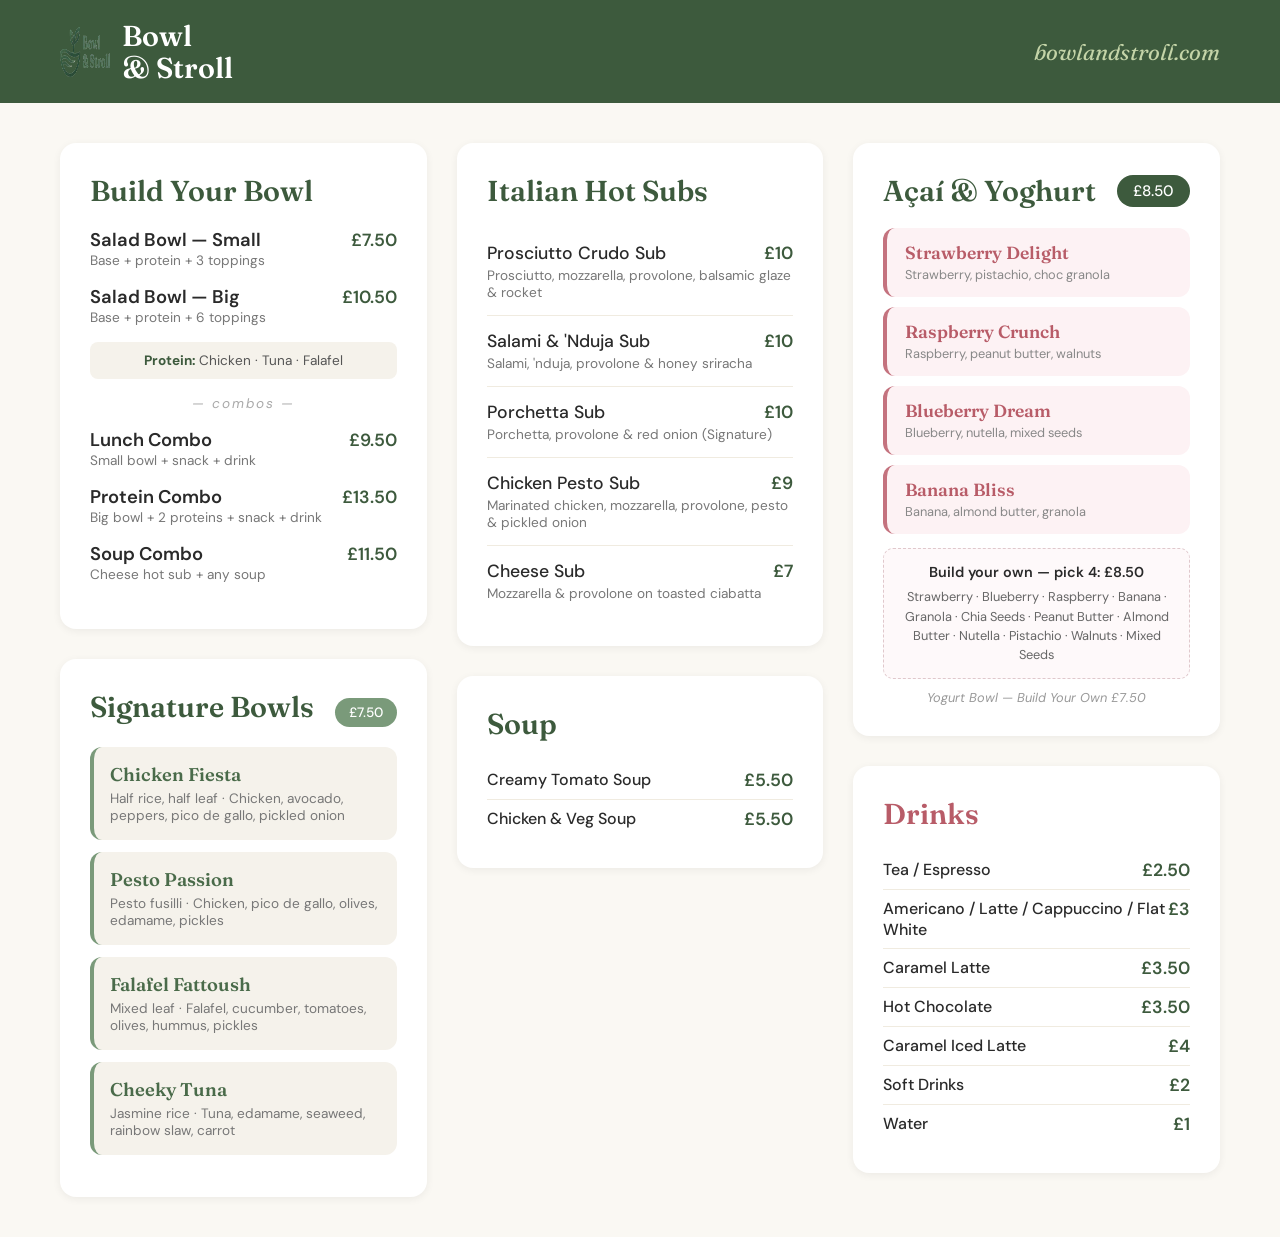
<file: menu.html>
<!DOCTYPE html>
<html lang="en">
<head>
    <meta charset="UTF-8">
    <meta name="viewport" content="width=device-width, initial-scale=1.0">
    <title>Bowl & Stroll Menu</title>
    <link rel="icon" type="image/svg+xml" href="images/bowl_and_stroll_frameless.svg">
    <link rel="stylesheet" href="css/menu-print.css">
</head>
<body>
    <!-- Header -->
    <div class="header">
        <div class="logo">
            <img class="logo-icon" src="images/logo.png" alt="Bowl & Stroll">
            <div class="logo-text">Bowl<br>& Stroll</div>
        </div>
        <div class="website">bowlandstroll.com</div>
    </div>

    <!-- Main Content — 3-column grid -->
    <div class="main-content">

        <!-- ===== LEFT COLUMN ===== -->
        <div class="left-column">

            <!-- Build Your Bowl -->
            <div class="section-card">
                <h2 class="section-title">Build Your Bowl</h2>

                <div class="build-item">
                    <div class="build-item-header">
                        <span class="build-item-name">Salad Bowl &mdash; Small</span>
                        <span class="item-price">&pound;7.50</span>
                    </div>
                    <div class="build-item-desc">Base + protein + 3 toppings</div>
                </div>

                <div class="build-item">
                    <div class="build-item-header">
                        <span class="build-item-name">Salad Bowl &mdash; Big</span>
                        <span class="item-price">&pound;10.50</span>
                    </div>
                    <div class="build-item-desc">Base + protein + 6 toppings</div>
                </div>

                <div class="protein-note">
                    <strong>Protein:</strong> Chicken &middot; Tuna &middot; Falafel
                </div>

                <div class="combos-divider">&mdash; combos &mdash;</div>

                <div class="build-item">
                    <div class="build-item-header">
                        <span class="build-item-name">Lunch Combo</span>
                        <span class="item-price">&pound;9.50</span>
                    </div>
                    <div class="build-item-desc">Small bowl + snack + drink</div>
                </div>

                <div class="build-item">
                    <div class="build-item-header">
                        <span class="build-item-name">Protein Combo</span>
                        <span class="item-price">&pound;13.50</span>
                    </div>
                    <div class="build-item-desc">Big bowl + 2 proteins + snack + drink</div>
                </div>

                <div class="build-item">
                    <div class="build-item-header">
                        <span class="build-item-name">Soup Combo</span>
                        <span class="item-price">&pound;11.50</span>
                    </div>
                    <div class="build-item-desc">Cheese hot sub + any soup</div>
                </div>
            </div>

            <!-- Signature Bowls -->
            <div class="section-card">
                <div class="signature-header">
                    <h2 class="section-title" style="margin-bottom: 0;">Signature Bowls</h2>
                    <span class="size-badge">&pound;7.50</span>
                </div>

                <div class="signature-item">
                    <div class="signature-name">Chicken Fiesta</div>
                    <div class="signature-ingredients">Half rice, half leaf &middot; Chicken, avocado, peppers, pico de gallo, pickled onion</div>
                </div>

                <div class="signature-item">
                    <div class="signature-name">Pesto Passion</div>
                    <div class="signature-ingredients">Pesto fusilli &middot; Chicken, pico de gallo, olives, edamame, pickles</div>
                </div>

                <div class="signature-item">
                    <div class="signature-name">Falafel Fattoush</div>
                    <div class="signature-ingredients">Mixed leaf &middot; Falafel, cucumber, tomatoes, olives, hummus, pickles</div>
                </div>

                <div class="signature-item">
                    <div class="signature-name">Cheeky Tuna</div>
                    <div class="signature-ingredients">Jasmine rice &middot; Tuna, edamame, seaweed, rainbow slaw, carrot</div>
                </div>
            </div>
        </div>

        <!-- ===== MIDDLE COLUMN ===== -->
        <div class="middle-column">

            <!-- Italian Hot Subs -->
            <div class="section-card">
                <h2 class="section-title">Italian Hot Subs</h2>

                <div class="toastie-item">
                    <div class="toastie-header">
                        <span class="toastie-name">Prosciutto Crudo Sub</span>
                        <span class="item-price">&pound;10</span>
                    </div>
                    <div class="toastie-desc">Prosciutto, mozzarella, provolone, balsamic glaze &amp; rocket</div>
                </div>

                <div class="toastie-item">
                    <div class="toastie-header">
                        <span class="toastie-name">Salami &amp; 'Nduja Sub</span>
                        <span class="item-price">&pound;10</span>
                    </div>
                    <div class="toastie-desc">Salami, 'nduja, provolone &amp; honey sriracha</div>
                </div>

                <div class="toastie-item">
                    <div class="toastie-header">
                        <span class="toastie-name">Porchetta Sub</span>
                        <span class="item-price">&pound;10</span>
                    </div>
                    <div class="toastie-desc">Porchetta, provolone &amp; red onion (Signature)</div>
                </div>

                <div class="toastie-item">
                    <div class="toastie-header">
                        <span class="toastie-name">Chicken Pesto Sub</span>
                        <span class="item-price">&pound;9</span>
                    </div>
                    <div class="toastie-desc">Marinated chicken, mozzarella, provolone, pesto &amp; pickled onion</div>
                </div>

                <div class="toastie-item">
                    <div class="toastie-header">
                        <span class="toastie-name">Cheese Sub</span>
                        <span class="item-price">&pound;7</span>
                    </div>
                    <div class="toastie-desc">Mozzarella &amp; provolone on toasted ciabatta</div>
                </div>
            </div>

            <!-- Soup -->
            <div class="section-card">
                <h2 class="section-title">Soup</h2>

                <div class="menu-item">
                    <span class="item-name">Creamy Tomato Soup</span>
                    <span class="item-price">&pound;5.50</span>
                </div>

                <div class="menu-item">
                    <span class="item-name">Chicken &amp; Veg Soup</span>
                    <span class="item-price">&pound;5.50</span>
                </div>
            </div>
        </div>

        <!-- ===== RIGHT COLUMN ===== -->
        <div class="right-column">

            <!-- Acai & Yoghurt -->
            <div class="section-card">
                <div class="section-title-with-price">
                    <h2 class="section-title" style="margin-bottom: 0;">A&ccedil;a&iacute; &amp; Yoghurt</h2>
                    <span class="section-price-badge">&pound;8.50</span>
                </div>

                <div class="acai-item">
                    <div class="acai-name">Strawberry Delight</div>
                    <div class="acai-ingredients">Strawberry, pistachio, choc granola</div>
                </div>

                <div class="acai-item">
                    <div class="acai-name">Raspberry Crunch</div>
                    <div class="acai-ingredients">Raspberry, peanut butter, walnuts</div>
                </div>

                <div class="acai-item">
                    <div class="acai-name">Blueberry Dream</div>
                    <div class="acai-ingredients">Blueberry, nutella, mixed seeds</div>
                </div>

                <div class="acai-item">
                    <div class="acai-name">Banana Bliss</div>
                    <div class="acai-ingredients">Banana, almond butter, granola</div>
                </div>

                <div class="acai-build">
                    <div class="acai-build-title">Build your own &mdash; pick 4: &pound;8.50</div>
                    <div class="acai-options">Strawberry &middot; Blueberry &middot; Raspberry &middot; Banana &middot; Granola &middot; Chia Seeds &middot; Peanut Butter &middot; Almond Butter &middot; Nutella &middot; Pistachio &middot; Walnuts &middot; Mixed Seeds</div>
                </div>

                <div class="yogurt-swap">Yogurt Bowl &mdash; Build Your Own &pound;7.50</div>
            </div>

            <!-- Drinks -->
            <div class="section-card drinks-section">
                <h2 class="section-title">Drinks</h2>

                <div class="menu-item">
                    <span class="item-name">Tea / Espresso</span>
                    <span class="item-price">&pound;2.50</span>
                </div>

                <div class="menu-item">
                    <span class="item-name">Americano / Latte / Cappuccino / Flat White</span>
                    <span class="item-price">&pound;3</span>
                </div>

                <div class="menu-item">
                    <span class="item-name">Caramel Latte</span>
                    <span class="item-price">&pound;3.50</span>
                </div>

                <div class="menu-item">
                    <span class="item-name">Hot Chocolate</span>
                    <span class="item-price">&pound;3.50</span>
                </div>

                <div class="menu-item">
                    <span class="item-name">Caramel Iced Latte</span>
                    <span class="item-price">&pound;4</span>
                </div>

                <div class="menu-item">
                    <span class="item-name">Soft Drinks</span>
                    <span class="item-price">&pound;2</span>
                </div>

                <div class="menu-item">
                    <span class="item-name">Water</span>
                    <span class="item-price">&pound;1</span>
                </div>
            </div>
        </div>
    </div>
</body>
</html>
</file>
<file: css/style.css>
/*
 * Bowl & Stroll — Main Stylesheet
 * Organised by section. Ctrl+F the section name to jump to it.
 *
 * SECTIONS:
 *   1. Variables & Fonts
 *   2. Reset & Base
 *   3. Animations
 *   4. Buttons
 *   5. Header & Navigation
 *   6. Mobile Menu
 *   7. Hero
 *   8. Promo Banner
 *   9. Marquee
 *  10. Social Proof
 *  11. Menu Section
 *  12. Order Section
 *  13. Build Your Own
 *  14. Catering
 *  15. Location
 *  16. Rewards
 *  17. Signup Modal
 *  18. Footer
 *  19. Sticky Mobile Order
 *  20. Responsive Breakpoints
 */


/* ==========================================================================
   1. VARIABLES & FONTS
   Change colours or fonts here — they update across the entire site.
   ========================================================================== */

@import url('https://fonts.googleapis.com/css2?family=Fraunces:ital,opsz,wght@0,9..144,300;0,9..144,400;0,9..144,500;0,9..144,600;0,9..144,700;1,9..144,400&family=DM+Sans:ital,opsz,wght@0,9..40,300;0,9..40,400;0,9..40,500;0,9..40,600;1,9..40,400&display=swap');

:root {
    --forest: #3d5a3d;
    --forest-dark: #2d442d;
    --forest-light: #4a6b4a;
    --sage: #7a9a7a;
    --cream: #faf8f3;
    --cream-dark: #f0ebe0;
    --sand: #e8e2d5;
    --charcoal: #2a2a2a;
    --white: #ffffff;
    --accent: #c4d4a8;
    --coral: #e07a5f;
    --bronze: #cd7f32;
    --bronze-bg: #fdf6ee;
    --bronze-border: #e8c898;
    --silver: #8a8d8f;
    --silver-bg: #f5f6f7;
    --silver-border: #c8cacc;
    --gold: #d4a744;
    --gold-bg: #fdf8ee;
    --gold-border: #e8d494;
    --platinum-bg: linear-gradient(135deg, #eef4ee 0%, #f5f9f5 100%);
    --shadow-sm: 0 2px 8px rgba(0,0,0,0.04);
    --shadow-md: 0 8px 30px rgba(0,0,0,0.08);
    --shadow-lg: 0 20px 60px rgba(0,0,0,0.12);
    --shadow-card: 0 4px 20px rgba(61,90,61,0.08);
    --font-display: 'Fraunces', Georgia, serif;
    --font-body: 'DM Sans', -apple-system, sans-serif;
    --ease-out-expo: cubic-bezier(0.16, 1, 0.3, 1);
    --ease-out-quart: cubic-bezier(0.25, 1, 0.5, 1);
}


/* ==========================================================================
   2. RESET & BASE
   ========================================================================== */

*, *::before, *::after { margin: 0; padding: 0; box-sizing: border-box; }
html { scroll-behavior: smooth; font-size: 16px; }
body {
    font-family: var(--font-body);
    background: var(--cream);
    color: var(--charcoal);
    line-height: 1.6;
    overflow-x: hidden;
    -webkit-font-smoothing: antialiased;
}
.container { width: 100%; max-width: 1400px; margin: 0 auto; padding: 0 1.5rem; }
.section-header { text-align: center; margin-bottom: 3rem; }
.section-tag { font-size: 0.85rem; font-weight: 600; color: var(--forest); text-transform: uppercase; letter-spacing: 0.1em; margin-bottom: 1rem; }
.section-title { font-family: var(--font-display); font-size: clamp(2rem, 5vw, 3rem); font-weight: 500; color: var(--forest-dark); letter-spacing: -0.03em; }


/* ==========================================================================
   3. ANIMATIONS
   ========================================================================== */

@keyframes fadeInUp   { from { opacity: 0; transform: translateY(40px); }  to { opacity: 1; transform: translateY(0); } }
@keyframes fadeIn     { from { opacity: 0; } to { opacity: 1; } }
@keyframes slideInRight { from { opacity: 0; transform: translateX(60px); } to { opacity: 1; transform: translateX(0); } }
@keyframes float      { 0%, 100% { transform: translateY(0); } 50% { transform: translateY(-10px); } }
@keyframes marquee    { 0% { transform: translateX(0); } 100% { transform: translateX(-50%); } }
@keyframes pulse      { 0%, 100% { transform: scale(1); } 50% { transform: scale(1.05); } }

.animate-on-scroll { opacity: 0; transform: translateY(40px); transition: all 0.8s var(--ease-out-expo); }
.animate-on-scroll.visible { opacity: 1; transform: translateY(0); }


/* ==========================================================================
   4. BUTTONS
   ========================================================================== */

.btn {
    display: inline-flex; align-items: center; justify-content: center; gap: 0.5rem;
    padding: 0.875rem 1.5rem; border-radius: 100px;
    font-family: var(--font-body); font-size: 0.9rem; font-weight: 600;
    text-decoration: none; cursor: pointer; border: none;
    transition: all 0.3s var(--ease-out-quart);
}
.btn-primary { background: var(--forest); color: var(--white); }
.btn-primary:hover { background: var(--forest-dark); transform: translateY(-2px) scale(1.02); box-shadow: 0 10px 30px rgba(61,90,61,0.35); }
.btn-secondary { background: var(--white); color: var(--forest); border: 2px solid var(--forest); }
.btn-secondary:hover { background: var(--forest); color: var(--white); }
.btn-large { padding: 1.125rem 2rem; font-size: 1rem; }
.btn-icon { width: 20px; height: 20px; }


/* ==========================================================================
   5. HEADER & NAVIGATION
   ========================================================================== */

header { position: fixed; top: 0; left: 0; right: 0; z-index: 1000; padding: 1rem 0; transition: all 0.4s var(--ease-out-quart); }
header.scrolled { background: rgba(250,248,243,0.95); backdrop-filter: blur(20px); -webkit-backdrop-filter: blur(20px); box-shadow: 0 2px 40px rgba(0,0,0,0.06); }
nav { display: flex; justify-content: space-between; align-items: center; }
.logo { display: flex; align-items: center; text-decoration: none; color: var(--forest); }
.logo img { height: 48px; width: auto; }
.nav-links { display: none; gap: 2.5rem; list-style: none; }
.nav-links a { text-decoration: none; color: var(--charcoal); font-size: 0.9rem; font-weight: 500; position: relative; padding: 0.5rem 0; transition: color 0.3s ease; }
.nav-links a:hover { color: var(--forest); }
.nav-links a::after { content: ''; position: absolute; bottom: 0; left: 0; width: 0; height: 2px; background: var(--forest); transition: width 0.3s var(--ease-out-quart); }
.nav-links a:hover::after { width: 100%; }
.nav-cta { display: none; gap: 0.75rem; }


/* ==========================================================================
   6. MOBILE MENU
   ========================================================================== */

.mobile-menu-btn { display: flex; flex-direction: column; gap: 5px; background: none; border: none; cursor: pointer; padding: 0.5rem; z-index: 1001; }
.mobile-menu-btn span { width: 24px; height: 2px; background: var(--forest); transition: all 0.3s ease; }
.mobile-menu-btn.active span:nth-child(1) { transform: rotate(45deg) translate(5px, 5px); }
.mobile-menu-btn.active span:nth-child(2) { opacity: 0; }
.mobile-menu-btn.active span:nth-child(3) { transform: rotate(-45deg) translate(5px, -5px); }
.mobile-menu { position: fixed; top: 0; left: 0; right: 0; bottom: 0; background: var(--cream); z-index: 999; display: flex; flex-direction: column; justify-content: center; align-items: center; gap: 2rem; opacity: 0; visibility: hidden; transition: all 0.4s var(--ease-out-quart); }
.mobile-menu.active { opacity: 1; visibility: visible; }
.mobile-menu a { font-family: var(--font-display); font-size: 2rem; color: var(--forest); text-decoration: none; font-weight: 500; }


/* ==========================================================================
   7. HERO
   ========================================================================== */

.hero { min-height: 100vh; min-height: 100dvh; display: flex; align-items: center; position: relative; padding: 6rem 0 4rem; overflow: hidden; background: var(--cream); }
.hero-content { position: relative; z-index: 1; display: grid; grid-template-columns: 1fr; gap: 3rem; align-items: center; }
.hero-text { animation: fadeInUp 1s var(--ease-out-expo) 0.2s both; }
.hero-tag { display: inline-flex; align-items: center; gap: 0.5rem; background: var(--forest); padding: 0.5rem 1rem; border-radius: 100px; font-size: 0.85rem; font-weight: 600; color: var(--white); margin-bottom: 1.5rem; }
.hero-tag svg { width: 16px; height: 16px; color: #f5c542; }
.hero h1 { font-family: var(--font-display); font-size: clamp(2.5rem, 8vw, 4.5rem); font-weight: 600; line-height: 1.1; color: var(--charcoal); margin-bottom: 1.5rem; letter-spacing: -0.03em; }
.hero h1 em { font-style: italic; color: var(--forest); }
.hero-description { font-size: 1.125rem; color: var(--charcoal); max-width: 500px; margin-bottom: 2rem; line-height: 1.7; }
.hero-buttons { display: flex; flex-wrap: wrap; gap: 1rem; }
.hero-image { position: relative; animation: slideInRight 1s var(--ease-out-expo) 0.4s both; }
.hero-photo { width: 100%; max-width: 500px; border-radius: 24px; box-shadow: 0 40px 80px rgba(61,90,61,0.18), 0 8px 20px rgba(61,90,61,0.1); margin: 0 auto; display: block; object-fit: cover; aspect-ratio: 550/440; }
.hero-photo-badge { position: absolute; bottom: -16px; left: 50%; transform: translateX(-50%); background: var(--forest); color: var(--white); padding: 0.75rem 1.5rem; border-radius: 100px; font-family: var(--font-display); font-size: 0.95rem; font-weight: 500; white-space: nowrap; box-shadow: 0 10px 30px rgba(61,90,61,0.35); }


/* ==========================================================================
   8. PROMO BANNER
   ========================================================================== */

.promo-banner { background: linear-gradient(135deg, var(--coral) 0%, #d06848 50%, #c4654e 100%); color: var(--white); padding: 1.125rem 0; text-align: center; position: relative; overflow: hidden; }
.promo-banner::before { content: ''; position: absolute; top: 0; left: -100%; width: 200%; height: 100%; background: linear-gradient(90deg, transparent 0%, rgba(255,255,255,0.08) 50%, transparent 100%); animation: shimmer 6s ease-in-out infinite; }
@keyframes shimmer { 0%, 100% { transform: translateX(-25%); } 50% { transform: translateX(25%); } }
.promo-banner-content { display: flex; align-items: center; justify-content: center; gap: 1rem; flex-wrap: wrap; }
.promo-banner-text { font-family: var(--font-display); font-size: 1.1rem; font-weight: 500; }
.promo-banner .btn { padding: 0.5rem 1.25rem; font-size: 0.85rem; background: var(--white); color: var(--coral); }
.promo-banner .btn:hover { transform: translateY(-2px); box-shadow: 0 8px 24px rgba(0,0,0,0.2); }


/* ==========================================================================
   9. MARQUEE
   ========================================================================== */

.marquee-section { background: var(--forest); padding: 1rem 0; overflow: hidden; }
.marquee-track { display: flex; animation: marquee 20s linear infinite; }
.marquee-content { display: flex; align-items: center; gap: 3rem; padding: 0 1.5rem; white-space: nowrap; }
.marquee-item { font-family: var(--font-display); font-size: 1.125rem; color: var(--cream); font-weight: 400; display: flex; align-items: center; gap: 0.75rem; }
.marquee-dot { width: 6px; height: 6px; background: var(--accent); border-radius: 50%; }


/* ==========================================================================
   10. SOCIAL PROOF
   ========================================================================== */

.social-proof-section { padding: 5rem 0; background: var(--white); }
.social-proof-header { text-align: center; margin-bottom: 2rem; }
.social-proof-header h2 { font-family: var(--font-display); font-size: clamp(1.5rem, 4vw, 2rem); font-weight: 500; color: var(--forest-dark); }
.social-proof-stats { display: flex; justify-content: center; gap: 3rem; flex-wrap: wrap; margin-bottom: 2.5rem; }
.stat-item { text-align: center; }
.stat-number { font-family: var(--font-display); font-size: 2.5rem; font-weight: 700; color: var(--forest); display: block; }
.stat-label { font-size: 0.9rem; color: var(--charcoal); opacity: 0.7; }
.reviews-grid { display: grid; grid-template-columns: 1fr; gap: 1rem; max-width: 1000px; margin: 0 auto; }
.review-card { background: var(--cream); border-radius: 16px; padding: 1.5rem; transition: all 0.4s var(--ease-out-quart); box-shadow: var(--shadow-sm); border: 1px solid rgba(0,0,0,0.03); }
.review-card:hover { transform: translateY(-6px); box-shadow: var(--shadow-md); }
.review-stars { color: #f5a623; font-size: 1rem; margin-bottom: 0.75rem; }
.review-text { font-size: 0.95rem; color: var(--charcoal); line-height: 1.6; margin-bottom: 0.75rem; }
.review-author { font-size: 0.85rem; color: var(--charcoal); opacity: 0.6; font-weight: 500; }


/* ==========================================================================
   11. MENU SECTION
   To update menu items, edit the HTML — styles here control the layout.
   ========================================================================== */

.menu-section { padding: 5rem 0; background: var(--white); }
.menu-tabs { display: flex; gap: 0.5rem; overflow-x: auto; padding-bottom: 1rem; margin-bottom: 2rem; scrollbar-width: none; -ms-overflow-style: none; }
.menu-tabs::-webkit-scrollbar { display: none; }
.menu-tab { flex-shrink: 0; padding: 0.75rem 1.5rem; border-radius: 100px; border: none; background: var(--cream); font-family: var(--font-body); font-size: 0.9rem; font-weight: 500; color: var(--charcoal); cursor: pointer; transition: all 0.3s ease; }
.menu-tab.active, .menu-tab:hover { background: var(--forest); color: var(--white); }
.menu-grid { display: none; grid-template-columns: 1fr; gap: 1rem; }
.menu-grid.active { display: grid; }
.menu-item { background: var(--cream); border-radius: 20px; padding: 1.5rem; display: flex; gap: 1rem; align-items: flex-start; transition: all 0.4s var(--ease-out-quart); box-shadow: var(--shadow-sm); }
.menu-item:hover { transform: translateY(-4px) translateX(4px); box-shadow: var(--shadow-md); }
.menu-item-photo { width: 80px; height: 80px; border-radius: 12px; object-fit: cover; flex-shrink: 0; }
.menu-item-emoji { width: 48px; height: 48px; background: var(--sand); border-radius: 12px; display: flex; align-items: center; justify-content: center; font-size: 1.5rem; flex-shrink: 0; }
.menu-item-content { flex: 1; }
.menu-item-header { display: flex; justify-content: space-between; align-items: flex-start; gap: 1rem; margin-bottom: 0.5rem; }
.menu-item h4 { font-family: var(--font-display); font-size: 1.125rem; font-weight: 500; color: var(--forest-dark); }
.menu-item-price { font-family: var(--font-display); font-weight: 500; font-size: 0.95rem; color: var(--forest); white-space: nowrap; }
.menu-item p { font-size: 0.9rem; color: var(--charcoal); opacity: 0.7; line-height: 1.5; }
.menu-item-cta { display: inline-flex; align-items: center; gap: 0.35rem; margin-top: 0.5rem; font-size: 0.8rem; font-weight: 600; color: var(--forest); text-decoration: none; transition: all 0.2s ease; }
.menu-item-cta:hover { gap: 0.6rem; }
.menu-item-cta svg { width: 14px; height: 14px; }
.menu-section-cta { text-align: center; margin-top: 2rem; }
.photo-gallery { display: grid; grid-template-columns: repeat(2, 1fr); gap: 1rem; margin: 2rem 0; }
.photo-gallery img { width: 100%; border-radius: 16px; object-fit: cover; aspect-ratio: 550/440; transition: transform 0.3s var(--ease-out-quart); }
.photo-gallery img:hover { transform: scale(1.03); }


/* ==========================================================================
   12. ORDER SECTION
   ========================================================================== */

.order-section { padding: 5rem 0; background: var(--cream); }
.order-options { display: grid; grid-template-columns: 1fr; gap: 1.5rem; max-width: 900px; margin: 0 auto; }
.order-card { background: var(--white); border-radius: 24px; padding: 2rem; text-align: center; transition: all 0.4s var(--ease-out-quart); border: 2px solid transparent; text-decoration: none; color: inherit; display: block; box-shadow: var(--shadow-card); }
.order-card:hover { transform: translateY(-8px); border-color: var(--forest); box-shadow: var(--shadow-lg); }
.order-card-featured { border-color: var(--forest); background: linear-gradient(135deg, var(--cream) 0%, var(--white) 100%); position: relative; }
.order-card-featured::before { content: 'Best Value \2014  No Fees'; position: absolute; top: -14px; left: 50%; transform: translateX(-50%); background: var(--coral); color: var(--white); padding: 0.35rem 1rem; border-radius: 100px; font-size: 0.75rem; font-weight: 700; text-transform: uppercase; letter-spacing: 0.05em; white-space: nowrap; }
.order-icon { width: 80px; height: 80px; background: var(--forest); border-radius: 50%; display: flex; align-items: center; justify-content: center; margin: 0 auto 1.5rem; }
.order-icon svg { width: 36px; height: 36px; color: var(--white); }
.order-card h3 { font-family: var(--font-display); font-size: 1.5rem; font-weight: 500; color: var(--forest-dark); margin-bottom: 0.75rem; }
.order-card p { color: var(--charcoal); opacity: 0.75; margin-bottom: 1.5rem; }
.order-card .btn { width: 100%; }


/* ==========================================================================
   13. BUILD YOUR OWN
   ========================================================================== */

.byo-section { padding: 5rem 0; background: var(--forest); color: var(--white); }
.byo-content { display: grid; grid-template-columns: 1fr; gap: 3rem; align-items: center; }
.byo-text h2 { font-family: var(--font-display); font-size: clamp(2rem, 5vw, 3rem); font-weight: 500; margin-bottom: 1.5rem; letter-spacing: -0.02em; }
.byo-text p { opacity: 0.85; margin-bottom: 2rem; font-size: 1.1rem; }
.byo-steps { display: flex; flex-direction: column; gap: 1rem; margin-bottom: 2rem; }
.byo-step { display: flex; align-items: center; gap: 1rem; }
.byo-step-num { width: 40px; height: 40px; background: rgba(255,255,255,0.15); border-radius: 50%; display: flex; align-items: center; justify-content: center; font-family: var(--font-display); font-weight: 600; flex-shrink: 0; }
.byo-step span { font-weight: 500; }
.byo-btn-inverted { background: var(--white); color: var(--forest); }
.byo-btn-inverted:hover { background: var(--cream-dark); transform: translateY(-2px); box-shadow: 0 10px 30px rgba(0,0,0,0.2); }
.byo-visual { display: grid; grid-template-columns: repeat(3, 1fr); gap: 1rem; }
.byo-ingredient { background: rgba(255,255,255,0.1); border-radius: 16px; padding: 1.25rem; text-align: center; transition: all 0.4s var(--ease-out-quart); }
.byo-ingredient:hover { background: rgba(255,255,255,0.2); transform: translateY(-4px) scale(1.03); box-shadow: 0 12px 30px rgba(0,0,0,0.15); }
.byo-ingredient-icon { font-size: 2rem; margin-bottom: 0.5rem; }
.byo-ingredient span { font-size: 0.8rem; opacity: 0.85; }


/* ==========================================================================
   14. CATERING
   ========================================================================== */

.catering-section { padding: 5rem 0; background: var(--cream); }
.catering-content { display: grid; grid-template-columns: 1fr; gap: 3rem; align-items: center; max-width: 1000px; margin: 0 auto; }
.catering-text h2 { font-family: var(--font-display); font-size: clamp(2rem, 5vw, 2.5rem); font-weight: 500; color: var(--forest-dark); margin-bottom: 1rem; letter-spacing: -0.02em; }
.catering-text p { font-size: 1.05rem; color: var(--charcoal); line-height: 1.7; margin-bottom: 1.5rem; }
.catering-features { list-style: none; display: flex; flex-direction: column; gap: 0.75rem; margin-bottom: 2rem; }
.catering-features li { display: flex; align-items: center; gap: 0.75rem; font-weight: 500; color: var(--charcoal); }
.catering-features li::before { content: ''; width: 24px; height: 24px; background: var(--forest); border-radius: 50%; flex-shrink: 0; background-image: url("data:image/svg+xml,%3Csvg xmlns='http://www.w3.org/2000/svg' width='14' height='14' viewBox='0 0 24 24' fill='none' stroke='white' stroke-width='3'%3E%3Cpath d='M20 6L9 17l-5-5'/%3E%3C/svg%3E"); background-repeat: no-repeat; background-position: center; }
.catering-buttons { display: flex; flex-wrap: wrap; gap: 1rem; }
.catering-image { border-radius: 24px; overflow: hidden; }
.catering-image img { width: 100%; border-radius: 24px; object-fit: cover; aspect-ratio: 550/440; }


/* ==========================================================================
   15. LOCATION
   ========================================================================== */

.location-section { padding: 5rem 0; background: var(--cream); }
.location-content { display: grid; grid-template-columns: 1fr; gap: 2rem; }
.location-info h2 { font-family: var(--font-display); font-size: clamp(2rem, 5vw, 2.5rem); font-weight: 500; color: var(--forest-dark); margin-bottom: 1.5rem; letter-spacing: -0.02em; }
.location-details { display: flex; flex-direction: column; gap: 1.25rem; margin-bottom: 2rem; }
.location-detail { display: flex; align-items: flex-start; gap: 1rem; }
.location-detail svg { width: 24px; height: 24px; color: var(--forest); flex-shrink: 0; margin-top: 0.125rem; }
.location-detail strong { display: block; font-weight: 600; color: var(--forest-dark); margin-bottom: 0.25rem; }
.location-detail span { color: var(--charcoal); opacity: 0.8; }
.location-map { border-radius: 24px; overflow: hidden; height: 300px; background: var(--sand); }
.location-map iframe { width: 100%; height: 100%; border: none; }
.rating-badge { display: inline-flex; align-items: center; gap: 0.5rem; background: var(--sand); padding: 0.75rem 1.25rem; border-radius: 100px; margin-top: 1.5rem; }
.rating-stars { color: #f5a623; font-size: 1rem; }
.rating-text { font-weight: 600; color: var(--forest-dark); }


/* ==========================================================================
   16. INSTAGRAM FEED
   ========================================================================== */

.instagram-section { padding: 5rem 0; background: var(--white); }
.instagram-feed { margin-bottom: 2rem; }
.instagram-cta { text-align: center; margin-top: 1.5rem; }


/* ==========================================================================
   17. REWARDS
   ========================================================================== */

.rewards-section { padding: 5rem 0; background: var(--cream); position: relative; overflow: hidden; }
.rewards-intro { max-width: 720px; margin: 0 auto 3rem; }
.rewards-intro-card { background: var(--white); border-radius: 24px; padding: 2rem; display: flex; flex-direction: column; align-items: center; text-align: center; gap: 1.5rem; box-shadow: 0 8px 32px rgba(61,90,61,0.1); border: 1px solid rgba(61,90,61,0.06); }
.piggy-widget { width: 100px; height: 100px; background: linear-gradient(135deg, #ffb6c1 0%, #ff91a4 100%); border-radius: 50%; display: flex; align-items: center; justify-content: center; box-shadow: 0 15px 40px rgba(255,145,164,0.35); animation: float 3s ease-in-out infinite; }
.piggy-icon { font-size: 2.75rem; }
.rewards-intro-text h3 { font-family: var(--font-display); font-size: 1.5rem; color: var(--forest-dark); margin-bottom: 0.5rem; font-weight: 500; }
.rewards-intro-text p { font-size: 1.05rem; color: var(--charcoal); line-height: 1.6; }
.rewards-steps { display: grid; grid-template-columns: 1fr; gap: 0.75rem; max-width: 800px; margin: 0 auto 3rem; }
.reward-step { display: flex; align-items: flex-start; gap: 1.25rem; background: var(--white); padding: 1.25rem 1.5rem; border-radius: 16px; transition: all 0.3s var(--ease-out-quart); border: 1px solid rgba(0,0,0,0.04); }
.reward-step:hover { transform: translateX(8px); box-shadow: 0 10px 30px rgba(0,0,0,0.06); border-color: var(--sage); }
.reward-step-num { width: 40px; height: 40px; background: var(--forest); color: var(--white); border-radius: 50%; display: flex; align-items: center; justify-content: center; font-family: var(--font-display); font-weight: 600; font-size: 1.1rem; flex-shrink: 0; }
.reward-step-content h4 { font-family: var(--font-display); font-size: 1.1rem; color: var(--forest-dark); margin-bottom: 0.25rem; font-weight: 500; }
.reward-step-content p { color: var(--charcoal); font-size: 0.9rem; line-height: 1.5; opacity: 0.85; }
.rewards-available { background: linear-gradient(135deg, var(--forest) 0%, var(--forest-dark) 100%); border-radius: 24px; padding: 2.5rem 1.5rem; margin-bottom: 3rem; text-align: center; position: relative; overflow: hidden; }
.rewards-available::before { content: ''; position: absolute; top: -50%; right: -20%; width: 300px; height: 300px; background: radial-gradient(circle, rgba(196,212,168,0.15) 0%, transparent 70%); border-radius: 50%; pointer-events: none; }
.rewards-available h3 { font-family: var(--font-display); font-size: 1.5rem; color: var(--white); margin-bottom: 2rem; font-weight: 500; position: relative; }
.rewards-grid { display: grid; grid-template-columns: repeat(2, 1fr); gap: 0.75rem; position: relative; }
.reward-item { background: rgba(255,255,255,0.08); border-radius: 16px; padding: 1.25rem 1rem; display: flex; flex-direction: column; gap: 0.35rem; transition: all 0.3s ease; border: 1px solid rgba(255,255,255,0.08); backdrop-filter: blur(4px); }
.reward-item:hover { background: rgba(255,255,255,0.16); transform: translateY(-3px); box-shadow: 0 8px 24px rgba(0,0,0,0.15); border-color: rgba(255,255,255,0.15); }
.reward-points { font-family: var(--font-display); font-size: 1.3rem; font-weight: 700; color: var(--accent); letter-spacing: -0.02em; }
.reward-name { font-weight: 600; color: var(--white); font-size: 0.95rem; }
.reward-desc { font-size: 0.8rem; color: rgba(255,255,255,0.65); }
.rewards-tiers { text-align: center; margin-bottom: 3rem; }
.rewards-tiers h3 { font-family: var(--font-display); font-size: 1.5rem; color: var(--forest-dark); margin-bottom: 0.5rem; font-weight: 500; }
.tiers-subtitle { color: var(--charcoal); opacity: 0.75; margin-bottom: 2rem; font-size: 0.95rem; }
.tiers-grid { display: grid; grid-template-columns: repeat(2, 1fr); gap: 1rem; }
.tier-card { background: var(--white); border-radius: 20px; padding: 1.75rem 1.25rem; text-align: center; border: 2px solid var(--sand); transition: all 0.4s var(--ease-out-quart); box-shadow: var(--shadow-sm); position: relative; overflow: hidden; }
.tier-card::before { content: ''; position: absolute; top: 0; left: 0; right: 0; height: 4px; border-radius: 20px 20px 0 0; }
.tier-card:hover { transform: translateY(-6px); box-shadow: var(--shadow-md); }
.tier-badge { font-size: 2.25rem; display: block; margin-bottom: 0.75rem; }
.tier-card h4 { font-family: var(--font-display); font-size: 1.15rem; color: var(--forest-dark); font-weight: 600; margin-bottom: 0.25rem; }
.tier-range { font-size: 0.85rem; color: var(--forest); font-weight: 500; display: inline-block; margin-bottom: 1rem; padding: 0.2rem 0.75rem; border-radius: 12px; background: rgba(0,0,0,0.04); }
.tier-perks { list-style: none; text-align: left; font-size: 0.85rem; color: var(--charcoal); }
.tier-perks li { padding: 0.4rem 0; padding-left: 1.5rem; position: relative; }
.tier-perks li::before { content: '\2713'; position: absolute; left: 0; color: var(--forest); font-weight: 700; font-size: 0.9rem; }
.tier-bronze { border-color: var(--bronze-border); background: var(--bronze-bg); }
.tier-bronze::before { background: linear-gradient(90deg, var(--bronze), var(--bronze-border)); }
.tier-bronze h4 { color: var(--bronze); }
.tier-bronze .tier-range { color: var(--bronze); background: rgba(205,127,50,0.1); }
.tier-bronze .tier-perks li::before { color: var(--bronze); }
.tier-silver { border-color: var(--silver-border); background: var(--silver-bg); }
.tier-silver::before { background: linear-gradient(90deg, var(--silver), var(--silver-border)); }
.tier-silver h4 { color: var(--silver); }
.tier-silver .tier-range { color: var(--silver); background: rgba(138,141,143,0.1); }
.tier-silver .tier-perks li::before { color: var(--silver); }
.tier-gold { border-color: var(--gold-border); background: var(--gold-bg); }
.tier-gold::before { background: linear-gradient(90deg, var(--gold), #e8c54a); }
.tier-gold h4 { color: var(--gold); }
.tier-gold .tier-range { color: var(--gold); background: rgba(212,167,68,0.1); }
.tier-gold .tier-perks li::before { color: var(--gold); }
.tier-platinum { border-color: var(--forest); background: var(--platinum-bg); }
.tier-platinum::before { background: linear-gradient(90deg, var(--forest), var(--sage)); }
.tier-platinum h4 { color: var(--forest); }
.tier-platinum .tier-range { color: var(--forest); background: rgba(61,90,61,0.08); }
.tier-platinum .tier-perks li::before { color: var(--forest); }
.rewards-cta { text-align: center; background: var(--white); border-radius: 24px; padding: 2.5rem 2rem; box-shadow: 0 4px 20px rgba(0,0,0,0.04); border: 1px solid rgba(0,0,0,0.04); }
.rewards-cta > p { font-size: 1.1rem; color: var(--charcoal); margin-bottom: 1.5rem; }
.rewards-cta-buttons { display: flex; flex-direction: column; align-items: center; gap: 1rem; }
.rewards-cta-note { font-size: 0.9rem; color: var(--charcoal); opacity: 0.65; }


/* ==========================================================================
   17. SIGNUP MODAL
   ========================================================================== */

.signup-modal { position: fixed; top: 0; left: 0; right: 0; bottom: 0; z-index: 2000; display: flex; align-items: center; justify-content: center; padding: 1rem; opacity: 0; visibility: hidden; transition: all 0.3s var(--ease-out-quart); }
.signup-modal.active { opacity: 1; visibility: visible; }
.signup-modal-backdrop { position: absolute; top: 0; left: 0; right: 0; bottom: 0; background: rgba(0,0,0,0.6); backdrop-filter: blur(4px); -webkit-backdrop-filter: blur(4px); }
.signup-modal-content { position: relative; background: var(--white); border-radius: 24px; width: 100%; max-width: 480px; max-height: 90vh; overflow: hidden; box-shadow: 0 25px 80px rgba(0,0,0,0.3); transform: translateY(20px) scale(0.95); transition: transform 0.3s var(--ease-out-quart); }
.signup-modal.active .signup-modal-content { transform: translateY(0) scale(1); }
.signup-modal-close { position: absolute; top: 1rem; right: 1rem; width: 40px; height: 40px; background: var(--sand); border: none; border-radius: 50%; cursor: pointer; display: flex; align-items: center; justify-content: center; transition: all 0.2s ease; z-index: 10; }
.signup-modal-close:hover { background: var(--forest); }
.signup-modal-close svg { width: 20px; height: 20px; color: var(--charcoal); transition: color 0.2s ease; }
.signup-modal-close:hover svg { color: var(--white); }
.signup-modal-header { background: var(--forest); padding: 2rem 1.5rem; text-align: center; color: var(--white); }
.signup-modal-piggy { font-size: 3rem; margin-bottom: 0.75rem; animation: float 3s ease-in-out infinite; }
.signup-modal-header h3 { font-family: var(--font-display); font-size: 1.5rem; font-weight: 500; margin-bottom: 0.5rem; }
.signup-modal-header p { font-size: 0.95rem; opacity: 0.9; }
.signup-modal-form { min-height: 400px; max-height: 60vh; overflow-y: auto; padding: 1.5rem; }
.signup-modal-form iframe { width: 100%; height: 100%; border: none; }
#leatFormContainer { width: 100%; }


/* ==========================================================================
   18. FOOTER
   ========================================================================== */

footer { background: linear-gradient(180deg, var(--forest) 0%, var(--forest-dark) 40%); color: var(--white); padding: 4rem 0 2rem; }
.footer-content { display: grid; grid-template-columns: 1fr; gap: 2rem; margin-bottom: 3rem; }
.footer-brand .logo { margin-bottom: 1rem; }
.footer-logo img { filter: brightness(0) invert(1); }
.footer-tagline { opacity: 0.75; max-width: 280px; }
.footer-links h5 { font-family: var(--font-display); font-size: 1rem; font-weight: 500; margin-bottom: 1rem; }
.footer-links ul { list-style: none; display: flex; flex-direction: column; gap: 0.75rem; }
.footer-links a { color: var(--white); opacity: 0.75; text-decoration: none; font-size: 0.9rem; transition: opacity 0.3s ease; }
.footer-links a:hover { opacity: 1; }
.social-links { display: flex; gap: 1rem; }
.social-link { width: 48px; height: 48px; background: rgba(255,255,255,0.1); border-radius: 50%; display: flex; align-items: center; justify-content: center; color: var(--white); text-decoration: none; transition: all 0.4s var(--ease-out-quart); }
.social-link:hover { background: var(--white); color: var(--forest); transform: translateY(-3px); box-shadow: 0 8px 24px rgba(255,255,255,0.2); }
.footer-bottom { border-top: 1px solid rgba(255,255,255,0.1); padding-top: 2rem; text-align: center; opacity: 0.6; font-size: 0.85rem; }


/* ==========================================================================
   19. STICKY MOBILE ORDER
   ========================================================================== */

.sticky-order { position: fixed; bottom: 1.5rem; left: 1rem; right: 1rem; z-index: 900; display: block; }
.sticky-order .btn { width: 100%; box-shadow: 0 10px 40px rgba(61,90,61,0.4); }


/* ==========================================================================
   20. RESPONSIVE BREAKPOINTS
   ========================================================================== */

/* --- 480px: Small tablets --- */
@media (min-width: 480px) {
    .rewards-intro-card { flex-direction: row; text-align: left; padding: 2.5rem; }
    .rewards-grid { grid-template-columns: repeat(3, 1fr); }
    .reviews-grid { grid-template-columns: repeat(2, 1fr); }
    .photo-gallery { grid-template-columns: repeat(3, 1fr); }
}

/* --- 640px: Large tablets --- */
@media (min-width: 640px) {
    .order-options { grid-template-columns: repeat(2, 1fr); }
    .menu-grid { grid-template-columns: repeat(2, 1fr); }
    .rewards-steps { grid-template-columns: repeat(2, 1fr); }
    .tiers-grid { grid-template-columns: repeat(4, 1fr); }
    .rewards-available { padding: 3rem 2rem; }
    .signup-modal-content { max-width: 520px; }
    .signup-modal-form { min-height: 450px; padding: 2rem; }
    .catering-content { grid-template-columns: 1fr 1fr; }
}

/* --- 768px: Desktop nav visible --- */
@media (min-width: 768px) {
    .nav-links { display: flex; }
    .nav-cta { display: flex; }
    .mobile-menu-btn { display: none; }
    .hero-content { grid-template-columns: 1.1fr 0.9fr; gap: 4rem; }
    .hero-photo { max-width: 500px; }
    .byo-content { grid-template-columns: 1fr 1fr; }
    .location-content { grid-template-columns: 1fr 1fr; }
    .location-map { height: 100%; min-height: 400px; }
    .footer-content { grid-template-columns: 2fr 1fr 1fr 1fr; }
    .piggy-widget { width: 120px; height: 120px; }
    .piggy-icon { font-size: 3.25rem; }
    .rewards-intro-text h3 { font-size: 1.75rem; }
    .rewards-available h3, .rewards-tiers h3 { font-size: 1.75rem; }
    .reviews-grid { grid-template-columns: repeat(3, 1fr); }
    .sticky-order { display: none; }
}

/* --- 1024px: Wide desktop --- */
@media (min-width: 1024px) {
    .container { padding: 0 2rem; }
    .order-options { grid-template-columns: repeat(3, 1fr); }
    .byo-visual { grid-template-columns: repeat(4, 1fr); }
}
</file>
<file: css/menu-print.css>
/*
 * Bowl & Stroll — Menu Print Stylesheet
 * Used by menu.html (the printable 3-column menu layout).
 * Shares variables from style.css via @import.
 */

@import url('https://fonts.googleapis.com/css2?family=Fraunces:ital,opsz,wght@0,9..144,300;0,9..144,400;0,9..144,500;0,9..144,600;0,9..144,700;1,9..144,400&family=DM+Sans:ital,opsz,wght@0,9..40,300;0,9..40,400;0,9..40,500;0,9..40,600;1,9..40,400&display=swap');

:root {
    --forest: #3d5a3d;
    --sage: #7a9a7a;
    --cream: #faf8f3;
    --cream-dark: #f0ebe0;
    --charcoal: #2a2a2a;
    --white: #ffffff;
    --accent: #c4d4a8;
    --font-display: 'Fraunces', Georgia, serif;
    --font-body: 'DM Sans', -apple-system, sans-serif;
}

* { margin: 0; padding: 0; box-sizing: border-box; }

body {
    font-family: var(--font-body);
    background-color: var(--cream);
    min-height: 100vh;
    padding: 0;
}

/* Header */
.header {
    background-color: var(--forest);
    padding: 20px 60px;
    display: flex;
    justify-content: space-between;
    align-items: center;
}

.logo { display: flex; align-items: center; gap: 12px; }
.logo-icon { width: 50px; height: 50px; }
.logo-text { color: white; font-family: var(--font-display); font-size: 1.8rem; font-weight: 600; line-height: 1.1; }
.website { color: var(--accent); font-family: var(--font-display); font-size: 1.4rem; font-style: italic; }

/* Main Content */
.main-content {
    display: grid;
    grid-template-columns: 1fr 1fr 1fr;
    gap: 30px;
    padding: 40px 60px;
    max-width: 1920px;
    margin: 0 auto;
}

/* Column Layout */
.left-column,
.middle-column,
.right-column { display: flex; flex-direction: column; gap: 30px; }

/* Section Cards */
.section-card { background: white; border-radius: 16px; padding: 30px; box-shadow: 0 2px 8px rgba(0,0,0,0.06); }
.section-title { font-family: var(--font-display); font-size: 1.8rem; color: var(--forest); margin-bottom: 20px; font-weight: 600; }
.section-title-with-price { display: flex; justify-content: space-between; align-items: center; margin-bottom: 20px; }
.section-price-badge { background-color: var(--forest); color: white; padding: 6px 16px; border-radius: 20px; font-size: 0.95rem; font-weight: 500; }

/* Build Items */
.build-item { display: flex; justify-content: space-between; align-items: baseline; margin-bottom: 16px; }
.build-item-header { display: flex; justify-content: space-between; align-items: baseline; width: 100%; }
.build-item-name { font-weight: 500; color: var(--charcoal); font-size: 1.1rem; }
.build-item-desc { font-size: 0.85rem; color: #777; }
.item-price { font-weight: 600; color: var(--forest); font-size: 1.1rem; }

/* Combos divider */
.combos-divider { text-align: center; margin: 16px 0; font-size: 0.85rem; color: #aaa; font-style: italic; letter-spacing: 2px; }

/* Protein note */
.protein-note { background: #f5f2eb; padding: 10px 14px; border-radius: 8px; font-size: 0.85rem; color: #555; text-align: center; margin-top: 10px; }

/* Signature items */
.signature-header { display: flex; justify-content: space-between; align-items: baseline; margin-bottom: 20px; }
.size-badge { font-size: 0.85rem; color: var(--forest); font-weight: 500; }
.signature-item { background: #f5f2eb; border-radius: 12px; padding: 16px; margin-bottom: 12px; border-left: 4px solid var(--sage); }
.signature-name { font-weight: 500; color: #4a6b4a; font-size: 1.05rem; margin-bottom: 4px; }
.signature-ingredients { font-size: 0.85rem; color: #777; }

/* Hot Sub items */
.toastie-item { padding: 14px 0; border-bottom: 1px solid #f0ebe0; }
.toastie-item:last-child { border-bottom: none; }
.toastie-header { display: flex; justify-content: space-between; align-items: baseline; }
.toastie-name { font-weight: 500; color: var(--charcoal); font-size: 1.1rem; }
.toastie-desc { font-size: 0.85rem; color: #777; margin-top: 3px; }

/* Combo Deal Box */
.combo-deal { background-color: var(--forest); color: white; border-radius: 12px; padding: 20px; text-align: center; margin-top: 20px; }
.combo-title { font-family: var(--font-display); font-size: 1.2rem; font-weight: 600; margin-bottom: 4px; }
.combo-desc { font-size: 0.85rem; opacity: 0.85; margin-bottom: 8px; }
.combo-price { font-family: var(--font-display); font-size: 1.6rem; font-weight: 700; }

/* Salad Me Up Deal */
.salad-me-up { background: linear-gradient(135deg, var(--sage), #4a6b4a); color: white; border-radius: 12px; padding: 16px; text-align: center; margin-top: 16px; }
.salad-me-up-title { font-family: var(--font-display); font-size: 1.1rem; font-weight: 600; }
.salad-me-up-desc { font-size: 0.8rem; opacity: 0.85; margin: 4px 0; }
.salad-me-up-price { font-family: var(--font-display); font-size: 1.4rem; font-weight: 700; }

/* Menu Items (generic) */
.menu-item { display: flex; justify-content: space-between; padding: 8px 0; border-bottom: 1px solid #f0ebe0; }
.menu-item:last-child { border-bottom: none; }
.item-name { font-weight: 500; color: var(--charcoal); }

/* Acai Section */
.acai-section .section-title { color: #b85c68; }
.acai-item { background: #fdf2f4; border-radius: 12px; padding: 14px 18px; margin-bottom: 10px; border-left: 4px solid #c4727e; }
.acai-name { font-family: var(--font-display); font-weight: 600; color: #b85c68; font-size: 1.1rem; margin-bottom: 3px; }
.acai-ingredients { font-size: 0.8rem; color: #888; }
.acai-build { background: #fef9fa; border-radius: 10px; padding: 14px; text-align: center; margin-top: 14px; border: 1px dashed #e0c8cc; }
.acai-build-title { font-weight: 600; color: var(--charcoal); font-size: 0.9rem; margin-bottom: 6px; }
.acai-options { font-size: 0.8rem; color: #666; line-height: 1.5; }
.yogurt-swap { font-size: 0.8rem; color: #999; text-align: center; margin-top: 10px; font-style: italic; }

/* Drinks */
.drinks-section .section-title { color: #b85c68; }

/* Build item tweaks */
.build-item { display: block; margin-bottom: 16px; }
.build-item-name { font-weight: 600; font-size: 1.15rem; }
.protein-note strong { color: var(--forest); }

/* Signature tweaks */
.size-badge { background-color: var(--sage); color: white; padding: 6px 14px; border-radius: 20px; }
.signature-name { font-family: var(--font-display); font-size: 1.15rem; font-weight: 600; }
</file>
